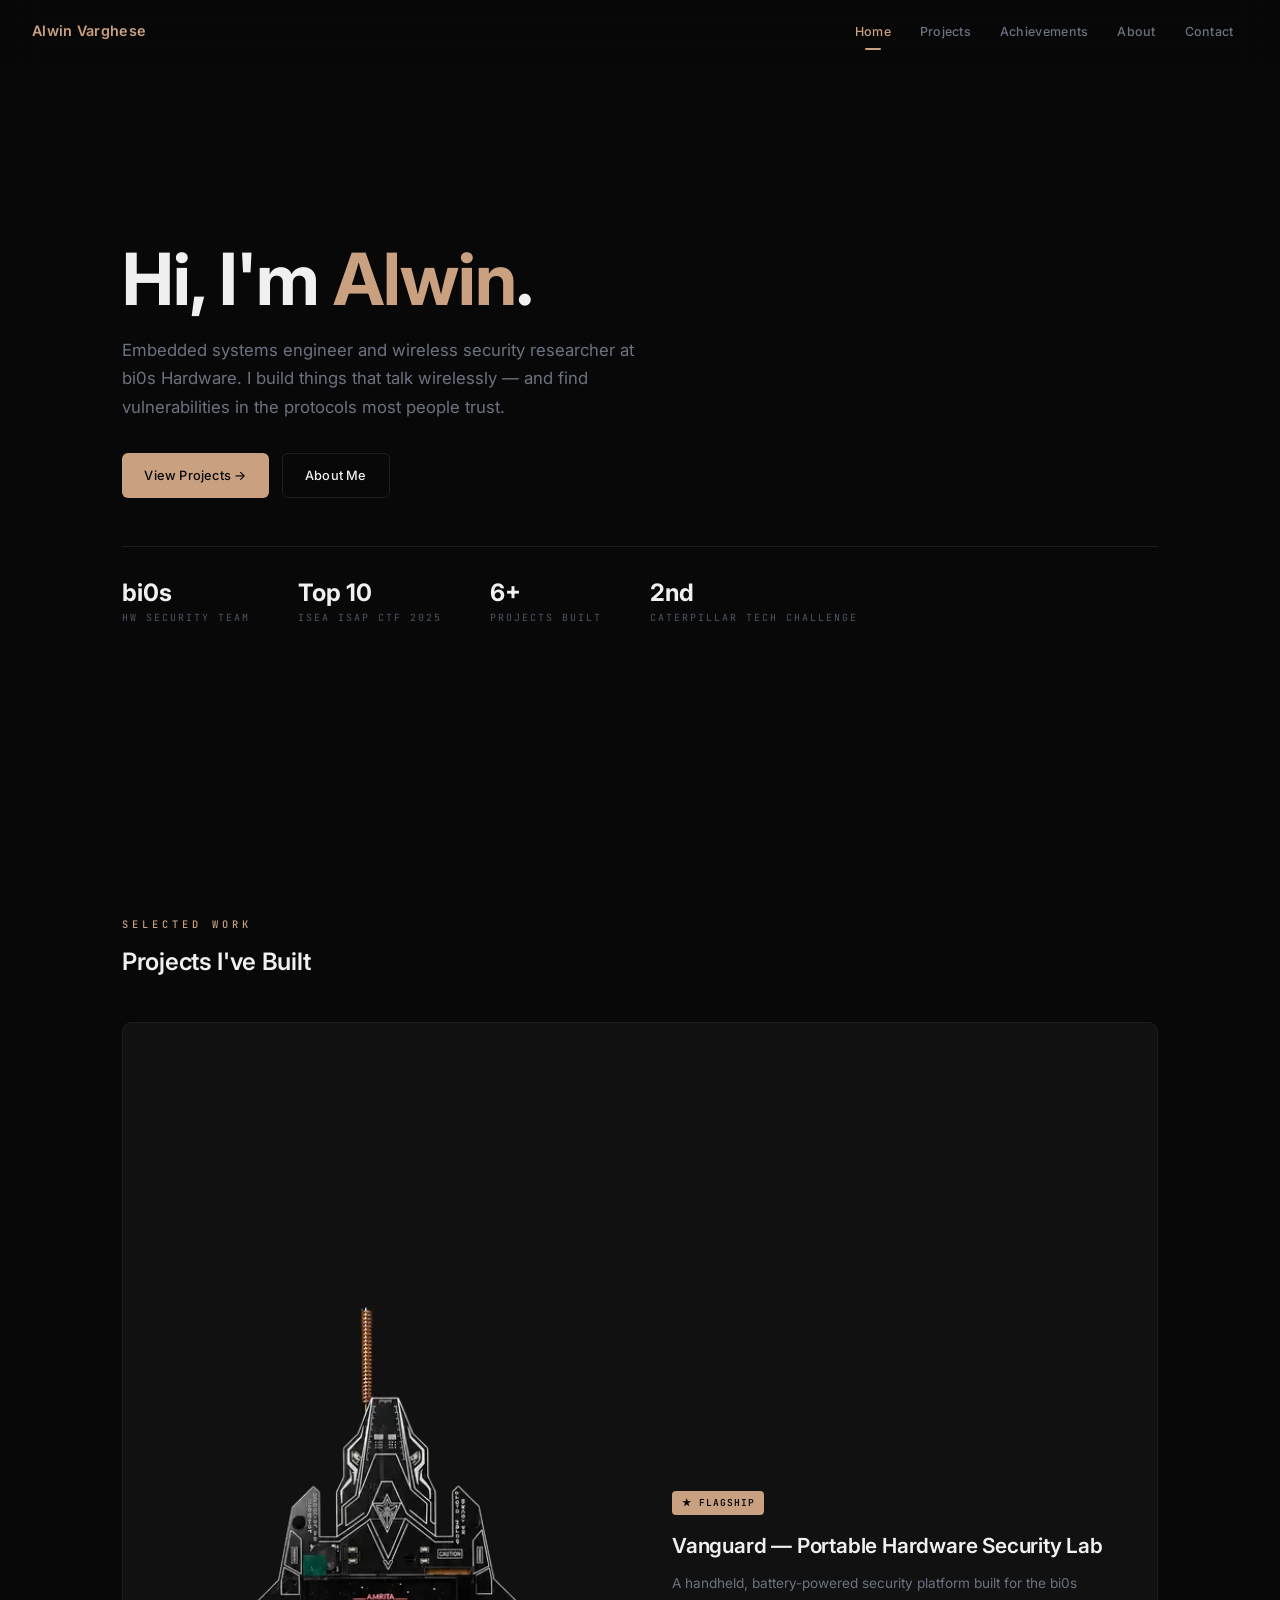
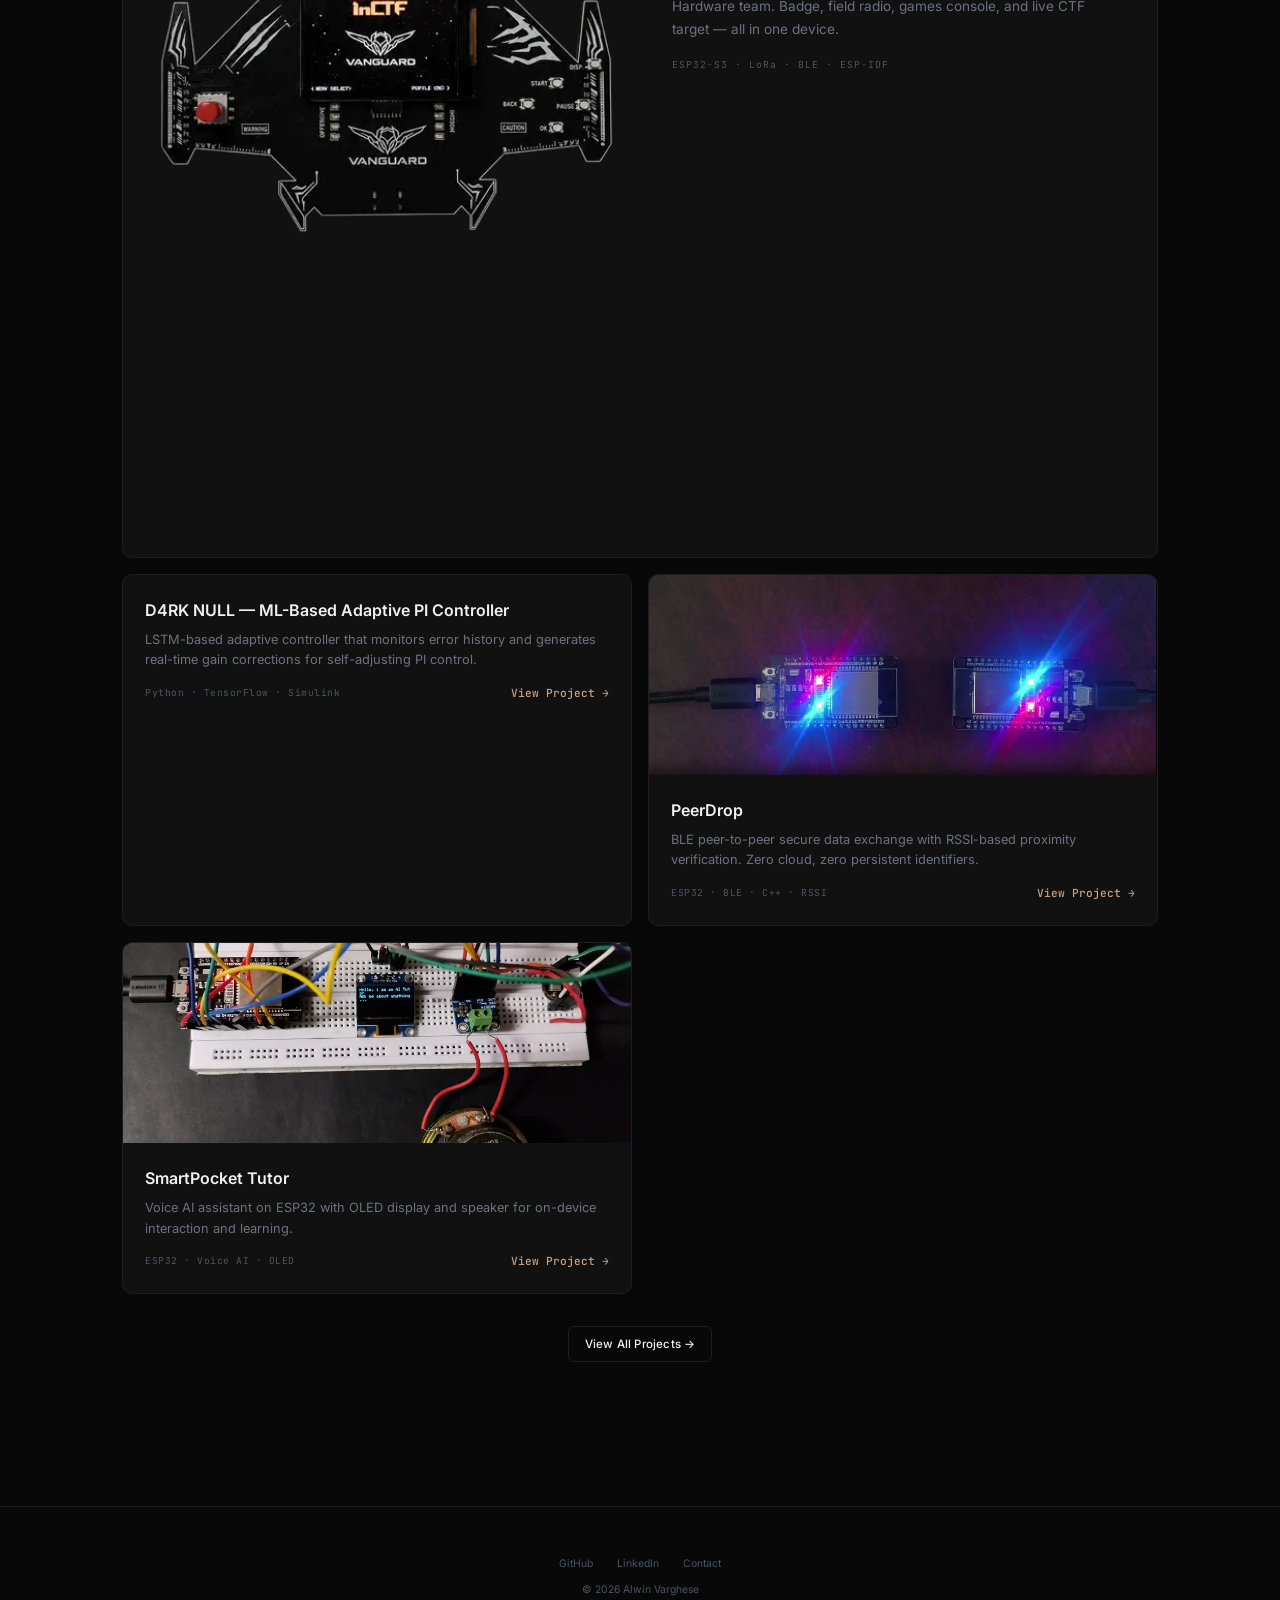
<file: index.html>
<!DOCTYPE html>
<html lang="en">
<head>
<meta charset="UTF-8">
<meta name="viewport" content="width=device-width, initial-scale=1.0">
<title>Alwin Varghese — Portfolio</title>
<link rel="preconnect" href="https://fonts.googleapis.com">
<link href="https://fonts.googleapis.com/css2?family=Inter:wght@400;500;600;700;800&family=JetBrains+Mono:wght@400;500&display=swap" rel="stylesheet">
<link rel="stylesheet" href="css/style.css">
</head>
<body>

<!-- NAV -->
<nav id="navbar">
  <a href="index.html" class="logo">Alwin Varghese</a>
  <ul class="nav-links" id="navLinks">
    <li><a href="index.html" class="active">Home</a></li>
    <li><a href="projects.html">Projects</a></li>
    <li><a href="achievements.html">Achievements</a></li>
    <li><a href="about.html">About</a></li>
    <li><a href="contact.html">Contact</a></li>
  </ul>
  <button class="nav-toggle" id="navToggle" aria-label="Menu">
    <span></span><span></span><span></span>
  </button>
</nav>

<!-- HERO -->
<section class="hero" id="top">
  <div class="hero-content">
    <h1 class="animate-in">Hi, I'm <span class="accent">Alwin</span>.</h1>
    <p class="tagline animate-in d1">Embedded systems engineer and wireless security researcher at bi0s Hardware. I build things that talk wirelessly — and find vulnerabilities in the protocols most people trust.</p>
    <div class="hero-buttons animate-in d2">
      <a href="projects.html" class="btn btn-primary">View Projects →</a>
      <a href="about.html" class="btn btn-ghost">About Me</a>
    </div>
    <div class="hero-stats animate-in d3">
      <div class="stat-item"><span class="stat-val">bi0s</span><span class="stat-label">HW Security Team</span></div>
      <div class="stat-item"><span class="stat-val">Top 10</span><span class="stat-label">ISEA ISAP CTF 2025</span></div>
      <div class="stat-item"><span class="stat-val">6+</span><span class="stat-label">Projects Built</span></div>
      <div class="stat-item"><span class="stat-val">2nd</span><span class="stat-label">Caterpillar Tech Challenge</span></div>
    </div>
  </div>
</section>

<!-- SELECTED WORK -->
<section class="section">
  <div class="container">
    <div class="section-header">
      <div class="section-label">Selected Work</div>
      <h2 class="section-title">Projects I've Built</h2>
    </div>

    <div class="project-grid">
      <!-- Vanguard Featured -->
      <a href="projects/vanguard.html" class="featured-card" style="text-decoration:none;color:inherit">
        <div class="featured-img">
          <img src="img/vanguard_pcb_front.webp" alt="Vanguard PCB front">
        </div>
        <div class="featured-body">
          <span class="badge">★ Flagship</span>
          <h3>Vanguard — Portable Hardware Security Lab</h3>
          <p>A handheld, battery-powered security platform built for the bi0s Hardware team. Badge, field radio, games console, and live CTF target — all in one device.</p>
          <div class="featured-tech">ESP32-S3 · LoRa · BLE · ESP-IDF</div>
        </div>
      </a>

      <!-- D4RK NULL -->
      <a href="projects/d4rk-null.html" class="card project-card" style="text-decoration:none;color:inherit">
        <div class="card-body">
          <h3>D4RK NULL — ML-Based Adaptive PI Controller</h3>
          <p>LSTM-based adaptive controller that monitors error history and generates real-time gain corrections for self-adjusting PI control.</p>
          <div class="card-footer">
            <span class="card-tech">Python · TensorFlow · Simulink</span>
            <span class="card-link">View Project →</span>
          </div>
        </div>
      </a>

      <!-- PeerDrop -->
      <a href="projects.html" class="card project-card" style="text-decoration:none;color:inherit">
        <img class="card-img" src="img/peerdrop.webp" alt="PeerDrop">
        <div class="card-body">
          <h3>PeerDrop</h3>
          <p>BLE peer-to-peer secure data exchange with RSSI-based proximity verification. Zero cloud, zero persistent identifiers.</p>
          <div class="card-footer">
            <span class="card-tech">ESP32 · BLE · C++ · RSSI</span>
            <span class="card-link">View Project →</span>
          </div>
        </div>
      </a>

      <!-- SmartPocket -->
      <a href="projects.html" class="card project-card" style="text-decoration:none;color:inherit">
        <img class="card-img" src="img/smartpocket.webp" alt="SmartPocket Tutor">
        <div class="card-body">
          <h3>SmartPocket Tutor</h3>
          <p>Voice AI assistant on ESP32 with OLED display and speaker for on-device interaction and learning.</p>
          <div class="card-footer">
            <span class="card-tech">ESP32 · Voice AI · OLED</span>
            <span class="card-link">View Project →</span>
          </div>
        </div>
      </a>
    </div>

    <div style="margin-top:2rem;text-align:center">
      <a href="projects.html" class="btn btn-ghost btn-sm">View All Projects →</a>
    </div>
  </div>
</section>

<!-- FOOTER -->
<footer>
  <div class="footer-links">
    <a href="https://github.com/Alwin111" target="_blank" rel="noopener">GitHub</a>
    <a href="https://linkedin.com/in/alwin-varghese-58a45a330" target="_blank" rel="noopener">LinkedIn</a>
    <a href="contact.html">Contact</a>
  </div>
  <p>© 2026 Alwin Varghese</p>
</footer>

<script>
// Nav scroll effect
const nav = document.getElementById('navbar');
window.addEventListener('scroll', () => {
  nav.classList.toggle('scrolled', window.scrollY > 10);
});

// Mobile nav toggle
const toggle = document.getElementById('navToggle');
const links = document.getElementById('navLinks');
toggle.addEventListener('click', () => links.classList.toggle('open'));

// Scroll reveal
const observer = new IntersectionObserver((entries) => {
  entries.forEach(e => { if (e.isIntersecting) { e.target.classList.add('visible'); } });
}, { threshold: 0.1 });
document.querySelectorAll('.fade-in').forEach(el => observer.observe(el));
</script>
</body>
</html>
</file>
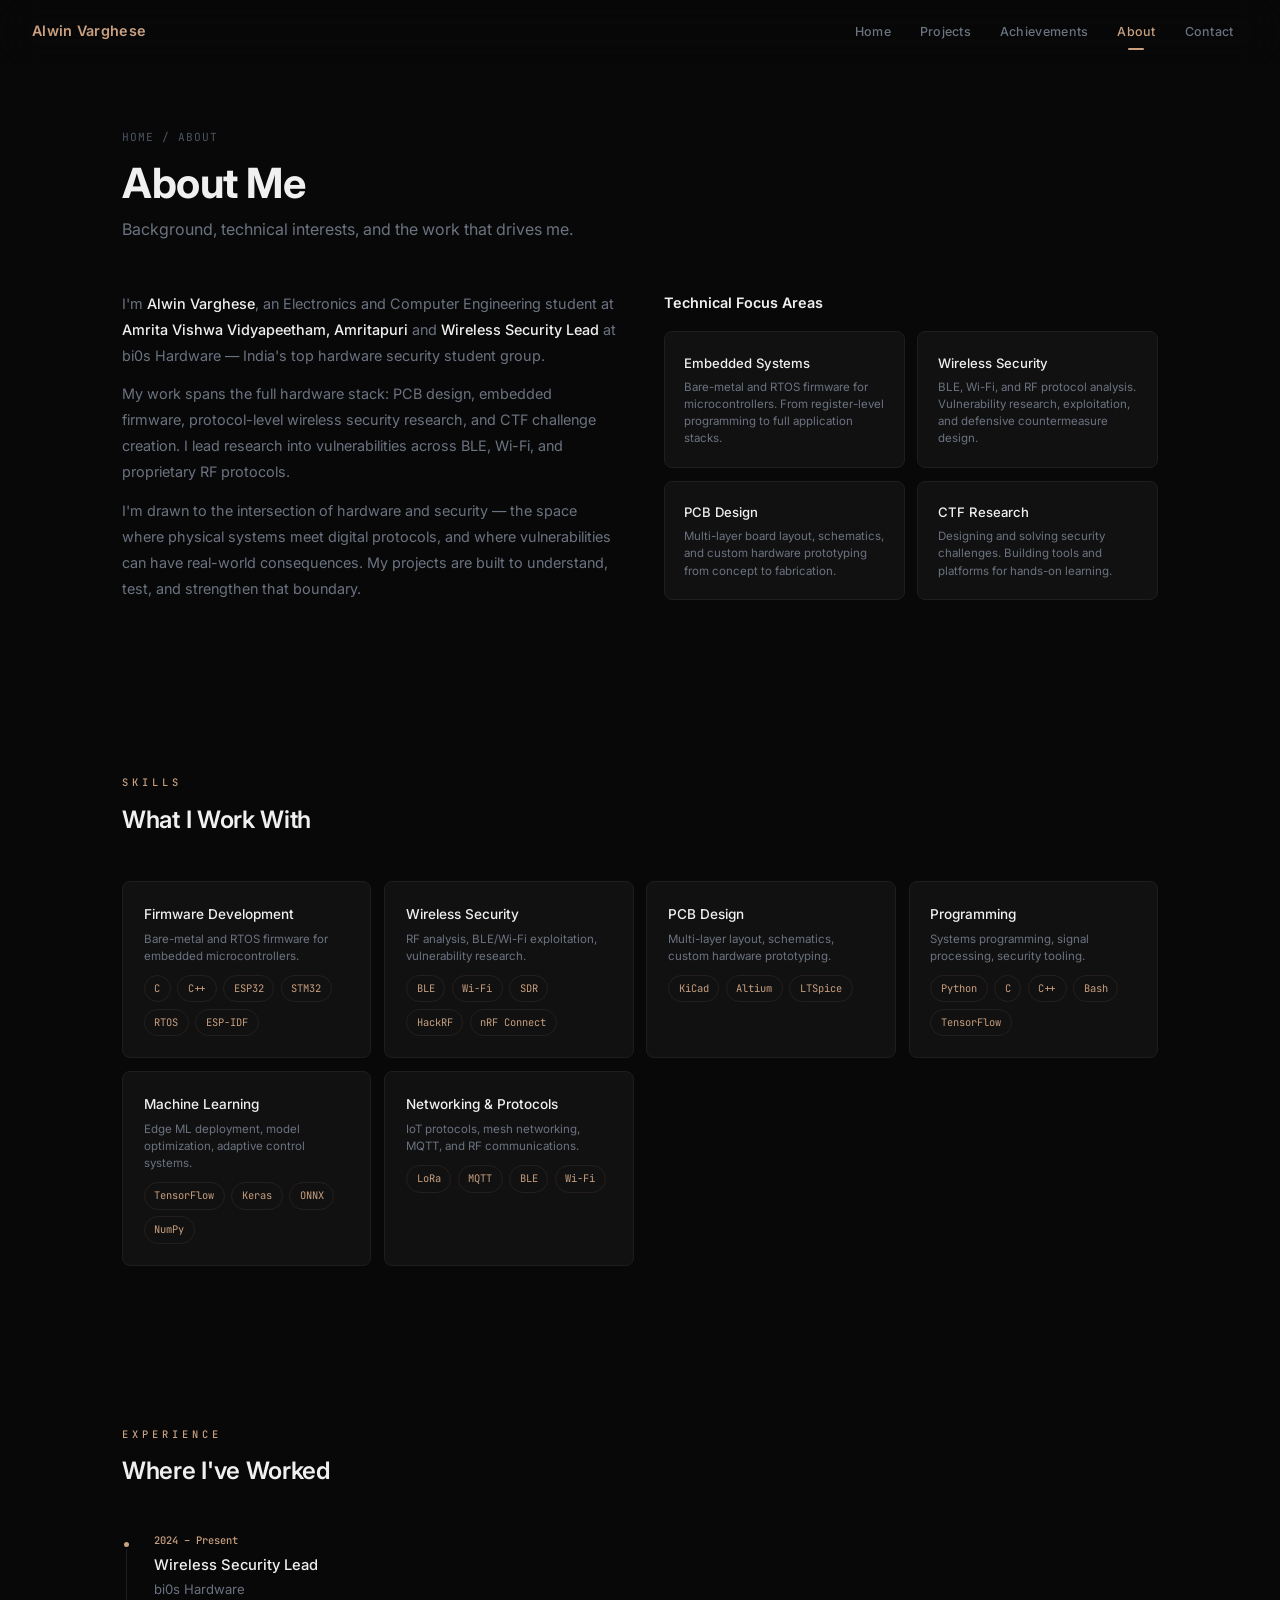
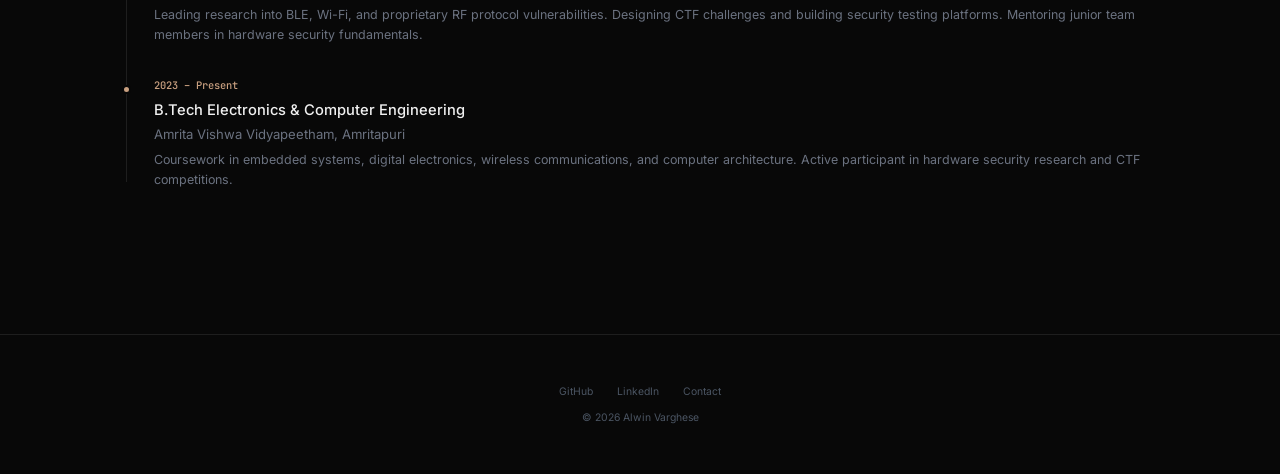
<file: about.html>
<!DOCTYPE html>
<html lang="en">
<head>
<meta charset="UTF-8">
<meta name="viewport" content="width=device-width, initial-scale=1.0">
<title>About — Alwin Varghese</title>
<link rel="preconnect" href="https://fonts.googleapis.com">
<link href="https://fonts.googleapis.com/css2?family=Inter:wght@400;500;600;700;800&family=JetBrains+Mono:wght@400;500&display=swap" rel="stylesheet">
<link rel="stylesheet" href="css/style.css">
</head>
<body>

<!-- NAV -->
<nav id="navbar">
  <a href="index.html" class="logo">Alwin Varghese</a>
  <ul class="nav-links" id="navLinks">
    <li><a href="index.html">Home</a></li>
    <li><a href="projects.html">Projects</a></li>
    <li><a href="achievements.html">Achievements</a></li>
    <li><a href="about.html" class="active">About</a></li>
    <li><a href="contact.html">Contact</a></li>
  </ul>
  <button class="nav-toggle" id="navToggle" aria-label="Menu">
    <span></span><span></span><span></span>
  </button>
</nav>

<!-- HEADER -->
<div class="page-header">
  <div class="breadcrumb"><a href="index.html">Home</a> / About</div>
  <h1>About Me</h1>
  <p class="subtitle">Background, technical interests, and the work that drives me.</p>
</div>

<!-- BACKGROUND -->
<section class="section" style="padding-top:0">
  <div class="container">
    <div class="about-intro">
      <div class="about-text">
        <p>I'm <strong>Alwin Varghese</strong>, an Electronics and Computer Engineering student at <strong>Amrita Vishwa Vidyapeetham, Amritapuri</strong> and <strong>Wireless Security Lead</strong> at bi0s Hardware — India's top hardware security student group.</p>
        <p>My work spans the full hardware stack: PCB design, embedded firmware, protocol-level wireless security research, and CTF challenge creation. I lead research into vulnerabilities across BLE, Wi-Fi, and proprietary RF protocols.</p>
        <p>I'm drawn to the intersection of hardware and security — the space where physical systems meet digital protocols, and where vulnerabilities can have real-world consequences. My projects are built to understand, test, and strengthen that boundary.</p>
      </div>
      <div>
        <h3 style="font-size:.9rem;color:var(--text-bright);font-weight:600;margin-bottom:1rem">Technical Focus Areas</h3>
        <div class="interest-cards">
          <div class="interest-card">
            <h4>Embedded Systems</h4>
            <p>Bare-metal and RTOS firmware for microcontrollers. From register-level programming to full application stacks.</p>
          </div>
          <div class="interest-card">
            <h4>Wireless Security</h4>
            <p>BLE, Wi-Fi, and RF protocol analysis. Vulnerability research, exploitation, and defensive countermeasure design.</p>
          </div>
          <div class="interest-card">
            <h4>PCB Design</h4>
            <p>Multi-layer board layout, schematics, and custom hardware prototyping from concept to fabrication.</p>
          </div>
          <div class="interest-card">
            <h4>CTF Research</h4>
            <p>Designing and solving security challenges. Building tools and platforms for hands-on learning.</p>
          </div>
        </div>
      </div>
    </div>
  </div>
</section>

<!-- SKILLS -->
<section class="section">
  <div class="container">
    <div class="section-header">
      <div class="section-label">Skills</div>
      <h2 class="section-title">What I Work With</h2>
    </div>

    <div class="skills-grid">
      <div class="skill-card">
        <h3>Firmware Development</h3>
        <p>Bare-metal and RTOS firmware for embedded microcontrollers.</p>
        <div class="tags">
          <span class="tag tag-accent">C</span>
          <span class="tag tag-accent">C++</span>
          <span class="tag tag-accent">ESP32</span>
          <span class="tag tag-accent">STM32</span>
          <span class="tag tag-accent">RTOS</span>
          <span class="tag tag-accent">ESP-IDF</span>
        </div>
      </div>
      <div class="skill-card">
        <h3>Wireless Security</h3>
        <p>RF analysis, BLE/Wi-Fi exploitation, vulnerability research.</p>
        <div class="tags">
          <span class="tag tag-accent">BLE</span>
          <span class="tag tag-accent">Wi-Fi</span>
          <span class="tag tag-accent">SDR</span>
          <span class="tag tag-accent">HackRF</span>
          <span class="tag tag-accent">nRF Connect</span>
        </div>
      </div>
      <div class="skill-card">
        <h3>PCB Design</h3>
        <p>Multi-layer layout, schematics, custom hardware prototyping.</p>
        <div class="tags">
          <span class="tag tag-accent">KiCad</span>
          <span class="tag tag-accent">Altium</span>
          <span class="tag tag-accent">LTSpice</span>
        </div>
      </div>
      <div class="skill-card">
        <h3>Programming</h3>
        <p>Systems programming, signal processing, security tooling.</p>
        <div class="tags">
          <span class="tag tag-accent">Python</span>
          <span class="tag tag-accent">C</span>
          <span class="tag tag-accent">C++</span>
          <span class="tag tag-accent">Bash</span>
          <span class="tag tag-accent">TensorFlow</span>
        </div>
      </div>
      <div class="skill-card">
        <h3>Machine Learning</h3>
        <p>Edge ML deployment, model optimization, adaptive control systems.</p>
        <div class="tags">
          <span class="tag tag-accent">TensorFlow</span>
          <span class="tag tag-accent">Keras</span>
          <span class="tag tag-accent">ONNX</span>
          <span class="tag tag-accent">NumPy</span>
        </div>
      </div>
      <div class="skill-card">
        <h3>Networking & Protocols</h3>
        <p>IoT protocols, mesh networking, MQTT, and RF communications.</p>
        <div class="tags">
          <span class="tag tag-accent">LoRa</span>
          <span class="tag tag-accent">MQTT</span>
          <span class="tag tag-accent">BLE</span>
          <span class="tag tag-accent">Wi-Fi</span>
        </div>
      </div>
    </div>
  </div>
</section>

<!-- EXPERIENCE -->
<section class="section">
  <div class="container">
    <div class="section-header">
      <div class="section-label">Experience</div>
      <h2 class="section-title">Where I've Worked</h2>
    </div>

    <div class="timeline">
      <div class="tl-item">
        <div class="tl-date">2024 – Present</div>
        <div class="tl-title">Wireless Security Lead</div>
        <div class="tl-org">bi0s Hardware</div>
        <div class="tl-desc">Leading research into BLE, Wi-Fi, and proprietary RF protocol vulnerabilities. Designing CTF challenges and building security testing platforms. Mentoring junior team members in hardware security fundamentals.</div>
      </div>
      <div class="tl-item">
        <div class="tl-date">2023 – Present</div>
        <div class="tl-title">B.Tech Electronics & Computer Engineering</div>
        <div class="tl-org">Amrita Vishwa Vidyapeetham, Amritapuri</div>
        <div class="tl-desc">Coursework in embedded systems, digital electronics, wireless communications, and computer architecture. Active participant in hardware security research and CTF competitions.</div>
      </div>
    </div>
  </div>
</section>

<!-- FOOTER -->
<footer>
  <div class="footer-links">
    <a href="https://github.com/Alwin111" target="_blank" rel="noopener">GitHub</a>
    <a href="https://linkedin.com/in/alwin-varghese-58a45a330" target="_blank" rel="noopener">LinkedIn</a>
    <a href="contact.html">Contact</a>
  </div>
  <p>© 2026 Alwin Varghese</p>
</footer>

<script>
const nav = document.getElementById('navbar');
window.addEventListener('scroll', () => nav.classList.toggle('scrolled', window.scrollY > 10));
document.getElementById('navToggle').addEventListener('click', () => document.getElementById('navLinks').classList.toggle('open'));
const observer = new IntersectionObserver(entries => {
  entries.forEach(e => { if (e.isIntersecting) e.target.classList.add('visible'); });
}, { threshold: 0.1 });
document.querySelectorAll('.fade-in').forEach(el => observer.observe(el));
</script>
</body>
</html>
</file>
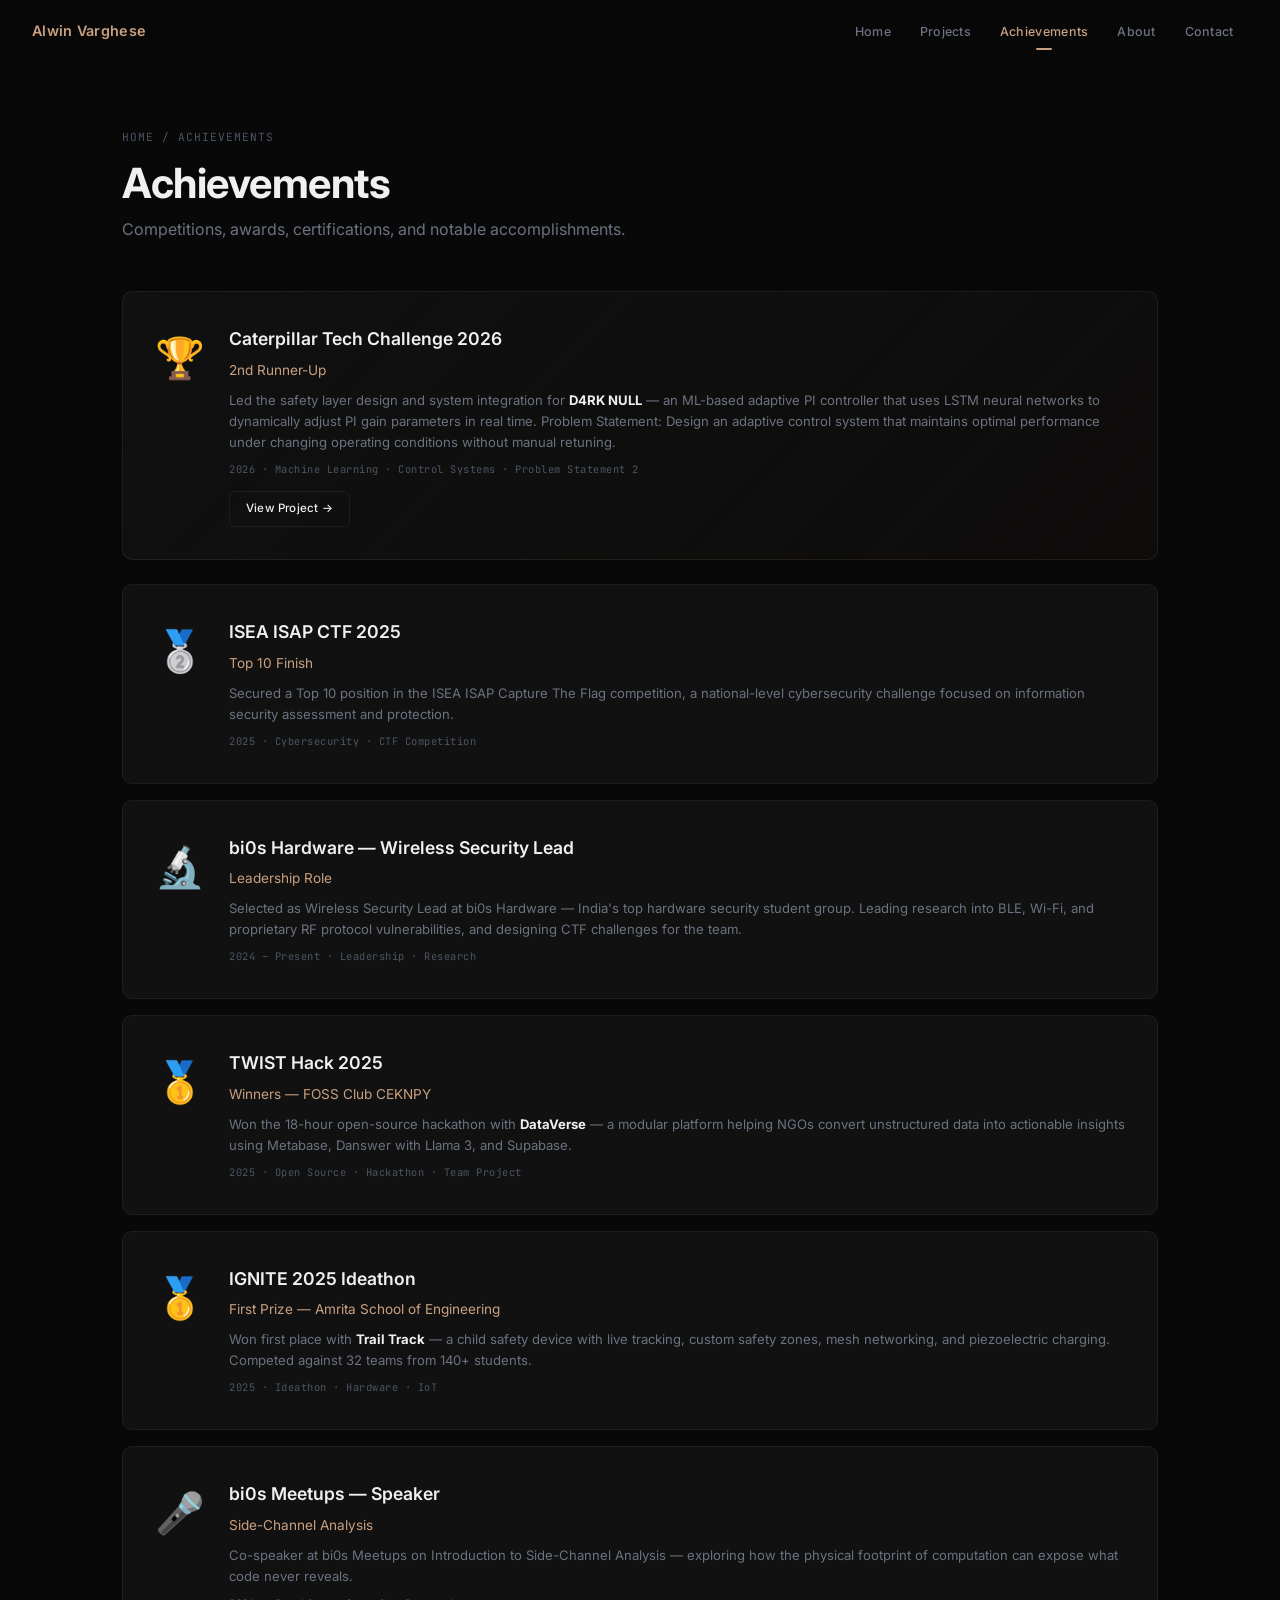
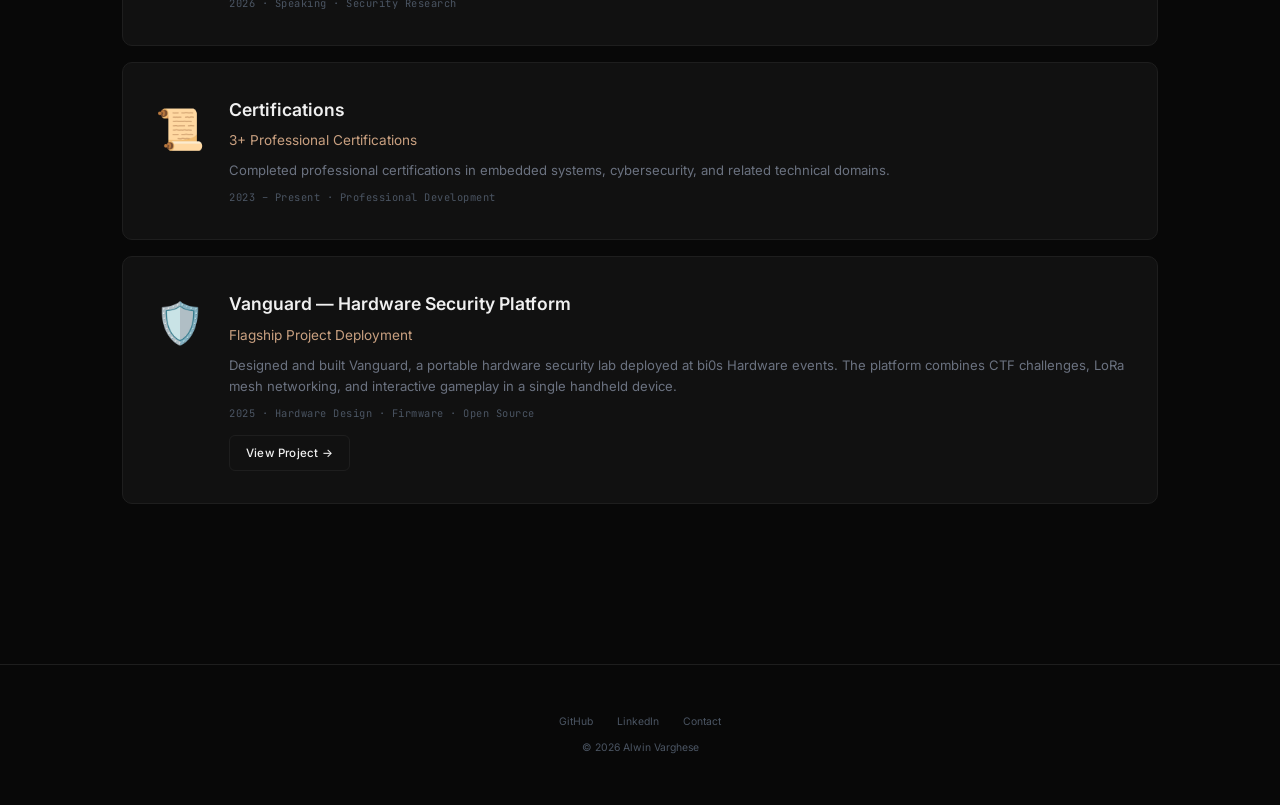
<file: achievements.html>
<!DOCTYPE html>
<html lang="en">
<head>
<meta charset="UTF-8">
<meta name="viewport" content="width=device-width, initial-scale=1.0">
<title>Achievements — Alwin Varghese</title>
<link rel="preconnect" href="https://fonts.googleapis.com">
<link href="https://fonts.googleapis.com/css2?family=Inter:wght@400;500;600;700;800&family=JetBrains+Mono:wght@400;500&display=swap" rel="stylesheet">
<link rel="stylesheet" href="css/style.css">
</head>
<body>

<!-- NAV -->
<nav id="navbar">
  <a href="index.html" class="logo">Alwin Varghese</a>
  <ul class="nav-links" id="navLinks">
    <li><a href="index.html">Home</a></li>
    <li><a href="projects.html">Projects</a></li>
    <li><a href="achievements.html" class="active">Achievements</a></li>
    <li><a href="about.html">About</a></li>
    <li><a href="contact.html">Contact</a></li>
  </ul>
  <button class="nav-toggle" id="navToggle" aria-label="Menu">
    <span></span><span></span><span></span>
  </button>
</nav>

<!-- HEADER -->
<div class="page-header">
  <div class="breadcrumb"><a href="index.html">Home</a> / Achievements</div>
  <h1>Achievements</h1>
  <p class="subtitle">Competitions, awards, certifications, and notable accomplishments.</p>
</div>

<!-- ACHIEVEMENTS -->
<section class="section" style="padding-top:0">
  <div class="container">

    <!-- Featured: Caterpillar Tech Challenge -->
    <div class="achievement-card featured-achievement" style="margin-bottom:1.5rem">
      <div class="achievement-icon">🏆</div>
      <div class="achievement-body">
        <h3>Caterpillar Tech Challenge 2026</h3>
        <div class="achievement-subtitle">2nd Runner-Up</div>
        <p>Led the safety layer design and system integration for <strong style="color:var(--text-bright)">D4RK NULL</strong> — an ML-based adaptive PI controller that uses LSTM neural networks to dynamically adjust PI gain parameters in real time. Problem Statement: Design an adaptive control system that maintains optimal performance under changing operating conditions without manual retuning.</p>
        <div class="achievement-date">2026 · Machine Learning · Control Systems · Problem Statement 2</div>
        <div style="margin-top:.8rem">
          <a href="projects/d4rk-null.html" class="btn btn-ghost btn-sm">View Project →</a>
        </div>
      </div>
    </div>

    <!-- ISEA ISAP CTF -->
    <div class="achievement-card" style="margin-bottom:1rem">
      <div class="achievement-icon">🥈</div>
      <div class="achievement-body">
        <h3>ISEA ISAP CTF 2025</h3>
        <div class="achievement-subtitle">Top 10 Finish</div>
        <p>Secured a Top 10 position in the ISEA ISAP Capture The Flag competition, a national-level cybersecurity challenge focused on information security assessment and protection.</p>
        <div class="achievement-date">2025 · Cybersecurity · CTF Competition</div>
      </div>
    </div>

    <!-- bi0s Hardware -->
    <div class="achievement-card" style="margin-bottom:1rem">
      <div class="achievement-icon">🔬</div>
      <div class="achievement-body">
        <h3>bi0s Hardware — Wireless Security Lead</h3>
        <div class="achievement-subtitle">Leadership Role</div>
        <p>Selected as Wireless Security Lead at bi0s Hardware — India's top hardware security student group. Leading research into BLE, Wi-Fi, and proprietary RF protocol vulnerabilities, and designing CTF challenges for the team.</p>
        <div class="achievement-date">2024 – Present · Leadership · Research</div>
      </div>
    </div>

    <!-- TWIST Hack 2025 -->
    <div class="achievement-card" style="margin-bottom:1rem">
      <div class="achievement-icon">🥇</div>
      <div class="achievement-body">
        <h3>TWIST Hack 2025</h3>
        <div class="achievement-subtitle">Winners — FOSS Club CEKNPY</div>
        <p>Won the 18-hour open-source hackathon with <strong style="color:var(--text-bright)">DataVerse</strong> — a modular platform helping NGOs convert unstructured data into actionable insights using Metabase, Danswer with Llama 3, and Supabase.</p>
        <div class="achievement-date">2025 · Open Source · Hackathon · Team Project</div>
      </div>
    </div>

    <!-- IGNITE 2025 -->
    <div class="achievement-card" style="margin-bottom:1rem">
      <div class="achievement-icon">🥇</div>
      <div class="achievement-body">
        <h3>IGNITE 2025 Ideathon</h3>
        <div class="achievement-subtitle">First Prize — Amrita School of Engineering</div>
        <p>Won first place with <strong style="color:var(--text-bright)">Trail Track</strong> — a child safety device with live tracking, custom safety zones, mesh networking, and piezoelectric charging. Competed against 32 teams from 140+ students.</p>
        <div class="achievement-date">2025 · Ideathon · Hardware · IoT</div>
      </div>
    </div>

    <!-- bi0s Speaker -->
    <div class="achievement-card" style="margin-bottom:1rem">
      <div class="achievement-icon">🎤</div>
      <div class="achievement-body">
        <h3>bi0s Meetups — Speaker</h3>
        <div class="achievement-subtitle">Side-Channel Analysis</div>
        <p>Co-speaker at bi0s Meetups on Introduction to Side-Channel Analysis — exploring how the physical footprint of computation can expose what code never reveals.</p>
        <div class="achievement-date">2026 · Speaking · Security Research</div>
      </div>
    </div>

    <!-- Certifications -->
    <div class="achievement-card" style="margin-bottom:1rem">
      <div class="achievement-icon">📜</div>
      <div class="achievement-body">
        <h3>Certifications</h3>
        <div class="achievement-subtitle">3+ Professional Certifications</div>
        <p>Completed professional certifications in embedded systems, cybersecurity, and related technical domains.</p>
        <div class="achievement-date">2023 – Present · Professional Development</div>
      </div>
    </div>

    <!-- Vanguard Deployment -->
    <div class="achievement-card" style="margin-bottom:1rem">
      <div class="achievement-icon">🛡️</div>
      <div class="achievement-body">
        <h3>Vanguard — Hardware Security Platform</h3>
        <div class="achievement-subtitle">Flagship Project Deployment</div>
        <p>Designed and built Vanguard, a portable hardware security lab deployed at bi0s Hardware events. The platform combines CTF challenges, LoRa mesh networking, and interactive gameplay in a single handheld device.</p>
        <div class="achievement-date">2025 · Hardware Design · Firmware · Open Source</div>
        <div style="margin-top:.8rem">
          <a href="projects/vanguard.html" class="btn btn-ghost btn-sm">View Project →</a>
        </div>
      </div>
    </div>

  </div>
</section>

<!-- FOOTER -->
<footer>
  <div class="footer-links">
    <a href="https://github.com/Alwin111" target="_blank" rel="noopener">GitHub</a>
    <a href="https://linkedin.com/in/alwin-varghese-58a45a330" target="_blank" rel="noopener">LinkedIn</a>
    <a href="contact.html">Contact</a>
  </div>
  <p>© 2026 Alwin Varghese</p>
</footer>

<script>
const nav = document.getElementById('navbar');
window.addEventListener('scroll', () => nav.classList.toggle('scrolled', window.scrollY > 10));
document.getElementById('navToggle').addEventListener('click', () => document.getElementById('navLinks').classList.toggle('open'));
const observer = new IntersectionObserver(entries => {
  entries.forEach(e => { if (e.isIntersecting) e.target.classList.add('visible'); });
}, { threshold: 0.1 });
document.querySelectorAll('.fade-in').forEach(el => observer.observe(el));
</script>
</body>
</html>
</file>
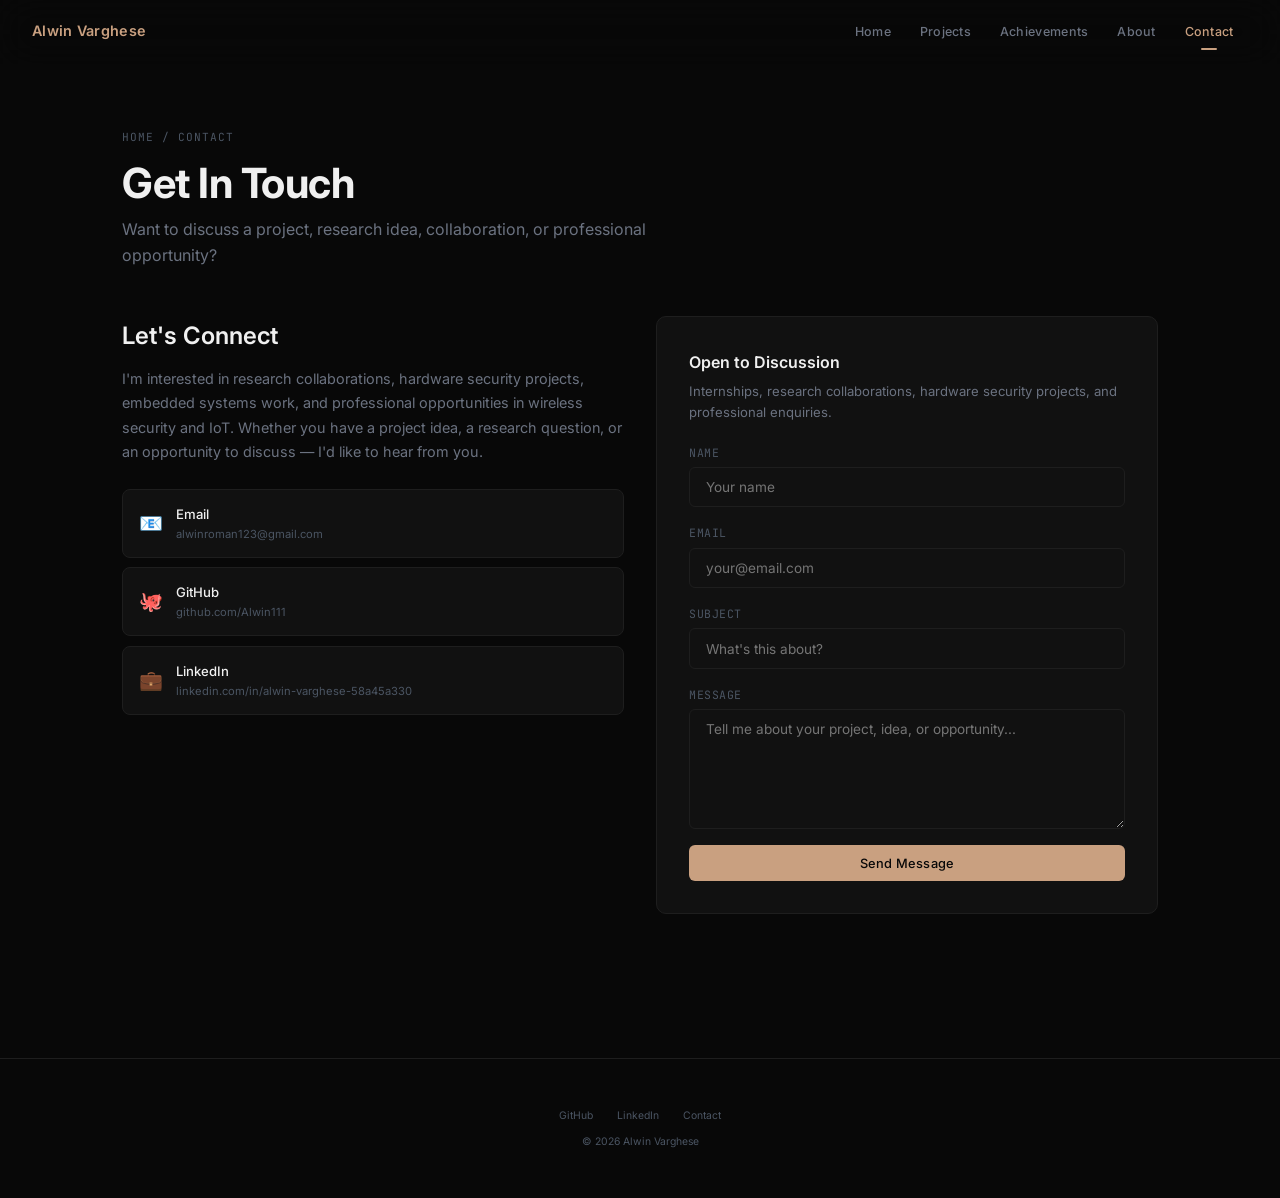
<file: contact.html>
<!DOCTYPE html>
<html lang="en">
<head>
<meta charset="UTF-8">
<meta name="viewport" content="width=device-width, initial-scale=1.0">
<title>Contact — Alwin Varghese</title>
<link rel="preconnect" href="https://fonts.googleapis.com">
<link href="https://fonts.googleapis.com/css2?family=Inter:wght@400;500;600;700;800&family=JetBrains+Mono:wght@400;500&display=swap" rel="stylesheet">
<link rel="stylesheet" href="css/style.css">
</head>
<body>

<!-- NAV -->
<nav id="navbar">
  <a href="index.html" class="logo">Alwin Varghese</a>
  <ul class="nav-links" id="navLinks">
    <li><a href="index.html">Home</a></li>
    <li><a href="projects.html">Projects</a></li>
    <li><a href="achievements.html">Achievements</a></li>
    <li><a href="about.html">About</a></li>
    <li><a href="contact.html" class="active">Contact</a></li>
  </ul>
  <button class="nav-toggle" id="navToggle" aria-label="Menu">
    <span></span><span></span><span></span>
  </button>
</nav>

<!-- HEADER -->
<div class="page-header">
  <div class="breadcrumb"><a href="index.html">Home</a> / Contact</div>
  <h1>Get In Touch</h1>
  <p class="subtitle">Want to discuss a project, research idea, collaboration, or professional opportunity?</p>
</div>

<!-- CONTACT -->
<section class="section" style="padding-top:0">
  <div class="container">
    <div class="contact-grid">
      <div class="contact-info">
        <h2>Let's Connect</h2>
        <p>I'm interested in research collaborations, hardware security projects, embedded systems work, and professional opportunities in wireless security and IoT. Whether you have a project idea, a research question, or an opportunity to discuss — I'd like to hear from you.</p>

        <div class="contact-links">
          <a href="mailto:alwinroman123@gmail.com" class="contact-link">
            <span class="link-icon">📧</span>
            <div>
              <div class="link-text">Email</div>
              <div class="link-detail">alwinroman123@gmail.com</div>
            </div>
          </a>
          <a href="https://github.com/Alwin111" target="_blank" rel="noopener" class="contact-link">
            <span class="link-icon">🐙</span>
            <div>
              <div class="link-text">GitHub</div>
              <div class="link-detail">github.com/Alwin111</div>
            </div>
          </a>
          <a href="https://linkedin.com/in/alwin-varghese-58a45a330" target="_blank" rel="noopener" class="contact-link">
            <span class="link-icon">💼</span>
            <div>
              <div class="link-text">LinkedIn</div>
              <div class="link-detail">linkedin.com/in/alwin-varghese-58a45a330</div>
            </div>
          </a>
        </div>
      </div>

      <div>
        <div style="background:var(--surface);border:1px solid var(--border);border-radius:10px;padding:2rem">
          <h3 style="font-size:1rem;color:var(--text-bright);font-weight:600;margin-bottom:.3rem">Open to Discussion</h3>
          <p style="font-size:.82rem;color:var(--text);margin-bottom:1.2rem;line-height:1.6">Internships, research collaborations, hardware security projects, and professional enquiries.</p>

          <div class="contact-form">
            <div class="form-group">
              <label>Name</label>
              <input type="text" placeholder="Your name">
            </div>
            <div class="form-group">
              <label>Email</label>
              <input type="email" placeholder="your@email.com">
            </div>
            <div class="form-group">
              <label>Subject</label>
              <input type="text" placeholder="What's this about?">
            </div>
            <div class="form-group">
              <label>Message</label>
              <textarea placeholder="Tell me about your project, idea, or opportunity..."></textarea>
            </div>
            <button type="submit" class="btn btn-primary" style="width:100%;justify-content:center">Send Message</button>
          </div>
        </div>
      </div>
    </div>
  </div>
</section>

<!-- FOOTER -->
<footer>
  <div class="footer-links">
    <a href="https://github.com/Alwin111" target="_blank" rel="noopener">GitHub</a>
    <a href="https://linkedin.com/in/alwin-varghese-58a45a330" target="_blank" rel="noopener">LinkedIn</a>
    <a href="contact.html">Contact</a>
  </div>
  <p>© 2026 Alwin Varghese</p>
</footer>

<script>
const nav = document.getElementById('navbar');
window.addEventListener('scroll', () => nav.classList.toggle('scrolled', window.scrollY > 10));
document.getElementById('navToggle').addEventListener('click', () => document.getElementById('navLinks').classList.toggle('open'));
const observer = new IntersectionObserver(entries => {
  entries.forEach(e => { if (e.isIntersecting) e.target.classList.add('visible'); });
}, { threshold: 0.1 });
document.querySelectorAll('.fade-in').forEach(el => observer.observe(el));
</script>
</body>
</html>
</file>
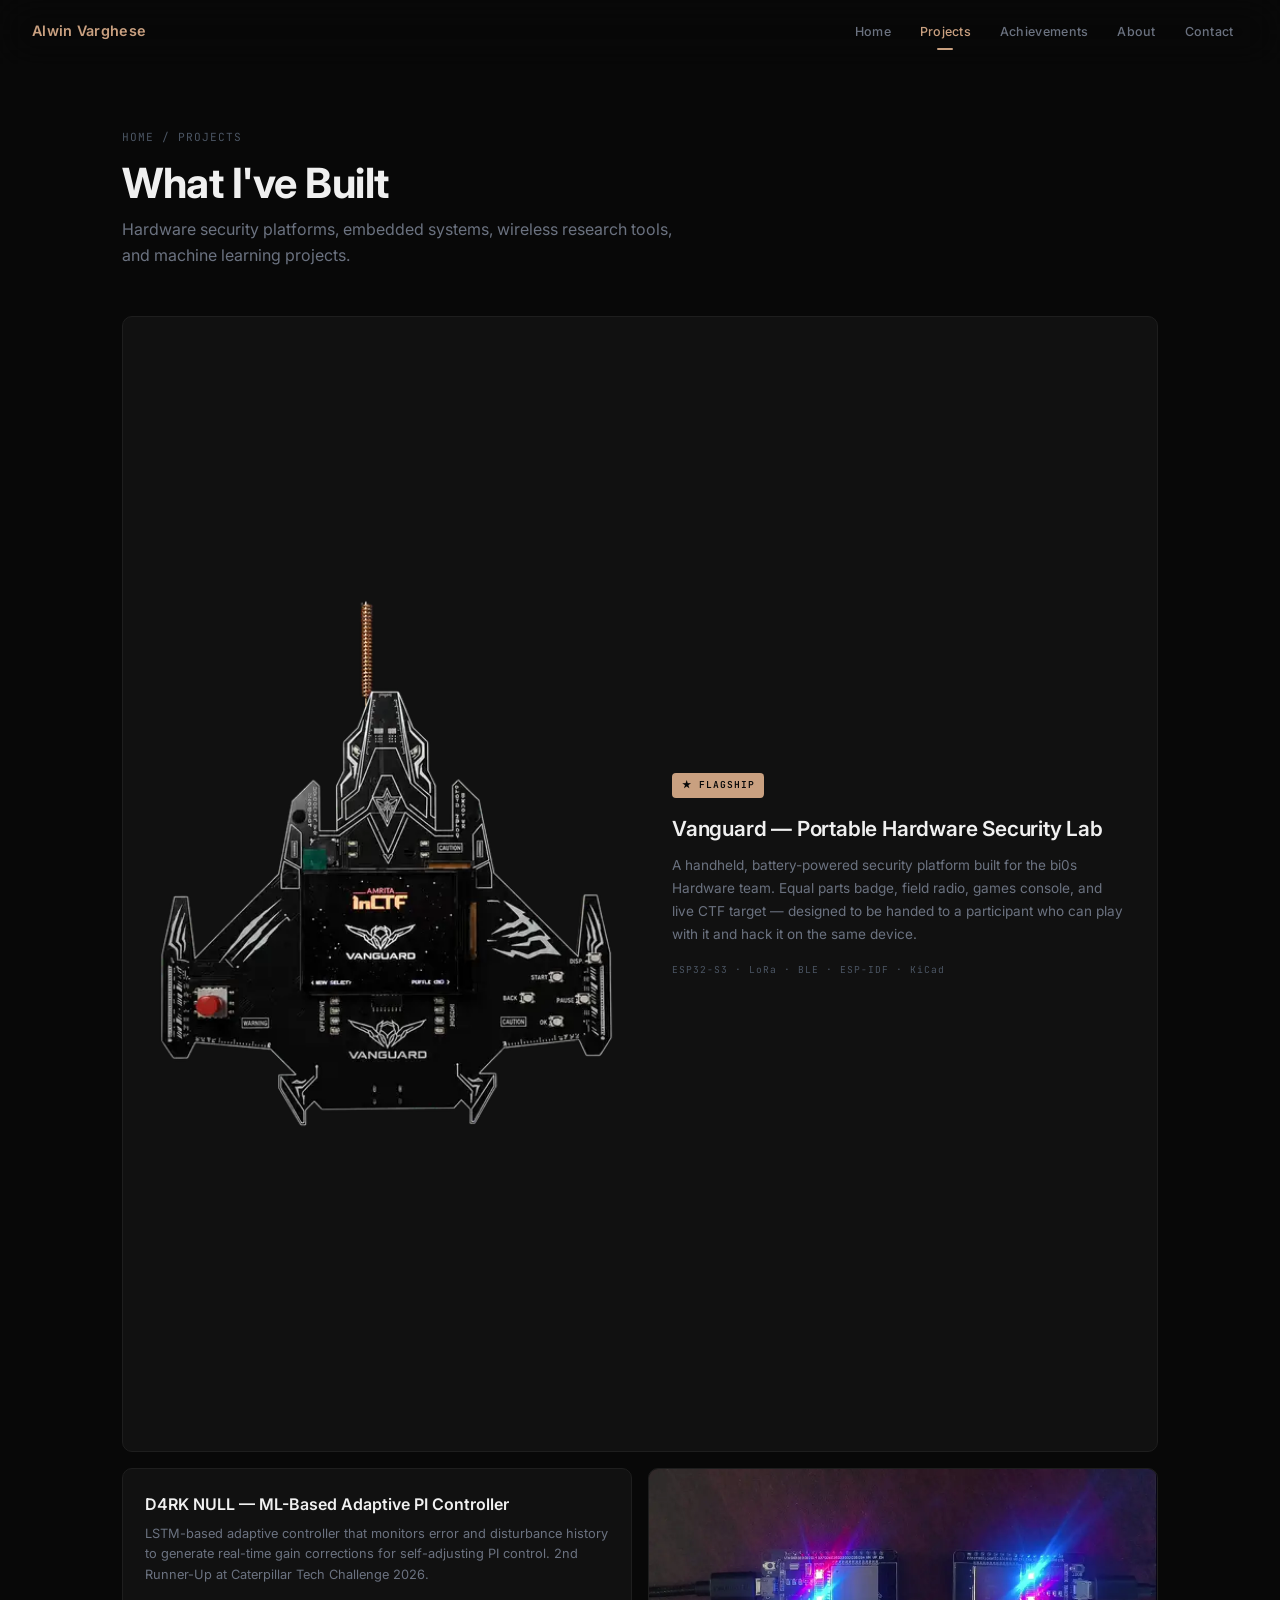
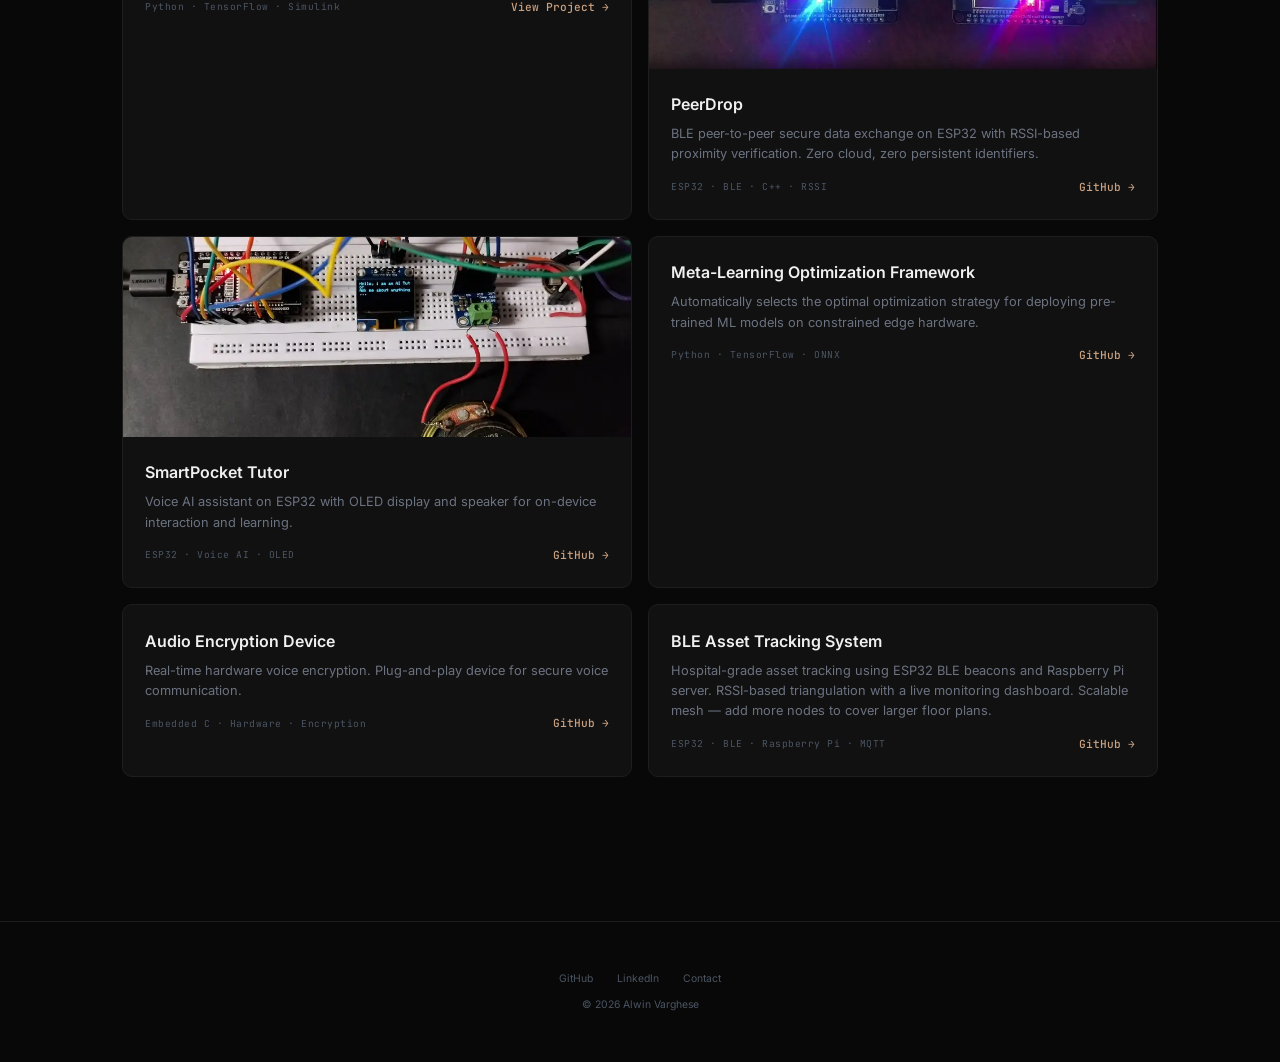
<file: projects.html>
<!DOCTYPE html>
<html lang="en">
<head>
<meta charset="UTF-8">
<meta name="viewport" content="width=device-width, initial-scale=1.0">
<title>Projects — Alwin Varghese</title>
<link rel="preconnect" href="https://fonts.googleapis.com">
<link href="https://fonts.googleapis.com/css2?family=Inter:wght@400;500;600;700;800&family=JetBrains+Mono:wght@400;500&display=swap" rel="stylesheet">
<link rel="stylesheet" href="css/style.css">
</head>
<body>

<!-- NAV -->
<nav id="navbar">
  <a href="index.html" class="logo">Alwin Varghese</a>
  <ul class="nav-links" id="navLinks">
    <li><a href="index.html">Home</a></li>
    <li><a href="projects.html" class="active">Projects</a></li>
    <li><a href="achievements.html">Achievements</a></li>
    <li><a href="about.html">About</a></li>
    <li><a href="contact.html">Contact</a></li>
  </ul>
  <button class="nav-toggle" id="navToggle" aria-label="Menu">
    <span></span><span></span><span></span>
  </button>
</nav>

<!-- HEADER -->
<div class="page-header">
  <div class="breadcrumb"><a href="index.html">Home</a> / Projects</div>
  <h1>What I've Built</h1>
  <p class="subtitle">Hardware security platforms, embedded systems, wireless research tools, and machine learning projects.</p>
</div>

<!-- PROJECTS -->
<section class="section" style="padding-top:0">
  <div class="container">
    <div class="project-grid">

      <!-- Vanguard — Featured -->
      <a href="projects/vanguard.html" class="featured-card" style="text-decoration:none;color:inherit">
        <div class="featured-img">
          <img src="img/vanguard_pcb_front.webp" alt="Vanguard PCB front">
        </div>
        <div class="featured-body">
          <span class="badge">★ Flagship</span>
          <h3>Vanguard — Portable Hardware Security Lab</h3>
          <p>A handheld, battery-powered security platform built for the bi0s Hardware team. Equal parts badge, field radio, games console, and live CTF target — designed to be handed to a participant who can play with it and hack it on the same device.</p>
          <div class="featured-tech">ESP32-S3 · LoRa · BLE · ESP-IDF · KiCad</div>
        </div>
      </a>

      <!-- D4RK NULL -->
      <a href="projects/d4rk-null.html" class="card project-card" style="text-decoration:none;color:inherit">
        <div class="card-body">
          <h3>D4RK NULL — ML-Based Adaptive PI Controller</h3>
          <p>LSTM-based adaptive controller that monitors error and disturbance history to generate real-time gain corrections for self-adjusting PI control. 2nd Runner-Up at Caterpillar Tech Challenge 2026.</p>
          <div class="card-footer">
            <span class="card-tech">Python · TensorFlow · Simulink</span>
            <span class="card-link">View Project →</span>
          </div>
        </div>
      </a>

      <!-- PeerDrop -->
      <a href="projects.html" class="card project-card" style="text-decoration:none;color:inherit">
        <img class="card-img" src="img/peerdrop.webp" alt="PeerDrop">
        <div class="card-body">
          <h3>PeerDrop</h3>
          <p>BLE peer-to-peer secure data exchange on ESP32 with RSSI-based proximity verification. Zero cloud, zero persistent identifiers.</p>
          <div class="card-footer">
            <span class="card-tech">ESP32 · BLE · C++ · RSSI</span>
            <span class="card-link">GitHub →</span>
          </div>
        </div>
      </a>

      <!-- SmartPocket -->
      <a href="projects.html" class="card project-card" style="text-decoration:none;color:inherit">
        <img class="card-img" src="img/smartpocket.webp" alt="SmartPocket Tutor">
        <div class="card-body">
          <h3>SmartPocket Tutor</h3>
          <p>Voice AI assistant on ESP32 with OLED display and speaker for on-device interaction and learning.</p>
          <div class="card-footer">
            <span class="card-tech">ESP32 · Voice AI · OLED</span>
            <span class="card-link">GitHub →</span>
          </div>
        </div>
      </a>

      <!-- Meta-Learning -->
      <a href="projects.html" class="card project-card" style="text-decoration:none;color:inherit">
        <div class="card-body">
          <h3>Meta-Learning Optimization Framework</h3>
          <p>Automatically selects the optimal optimization strategy for deploying pre-trained ML models on constrained edge hardware.</p>
          <div class="card-footer">
            <span class="card-tech">Python · TensorFlow · ONNX</span>
            <span class="card-link">GitHub →</span>
          </div>
        </div>
      </a>

      <!-- Audio Encryption -->
      <a href="projects.html" class="card project-card" style="text-decoration:none;color:inherit">
        <div class="card-body">
          <h3>Audio Encryption Device</h3>
          <p>Real-time hardware voice encryption. Plug-and-play device for secure voice communication.</p>
          <div class="card-footer">
            <span class="card-tech">Embedded C · Hardware · Encryption</span>
            <span class="card-link">GitHub →</span>
          </div>
        </div>
      </a>

      <!-- BLE Tracking -->
      <a href="projects.html" class="card project-card" style="text-decoration:none;color:inherit">
        <div class="card-body">
          <h3>BLE Asset Tracking System</h3>
          <p>Hospital-grade asset tracking using ESP32 BLE beacons and Raspberry Pi server. RSSI-based triangulation with a live monitoring dashboard. Scalable mesh — add more nodes to cover larger floor plans.</p>
          <div class="card-footer">
            <span class="card-tech">ESP32 · BLE · Raspberry Pi · MQTT</span>
            <span class="card-link">GitHub →</span>
          </div>
        </div>
      </a>

    </div>
  </div>
</section>

<!-- FOOTER -->
<footer>
  <div class="footer-links">
    <a href="https://github.com/Alwin111" target="_blank" rel="noopener">GitHub</a>
    <a href="https://linkedin.com/in/alwin-varghese-58a45a330" target="_blank" rel="noopener">LinkedIn</a>
    <a href="contact.html">Contact</a>
  </div>
  <p>© 2026 Alwin Varghese</p>
</footer>

<script>
const nav = document.getElementById('navbar');
window.addEventListener('scroll', () => nav.classList.toggle('scrolled', window.scrollY > 10));
document.getElementById('navToggle').addEventListener('click', () => document.getElementById('navLinks').classList.toggle('open'));
const observer = new IntersectionObserver(entries => {
  entries.forEach(e => { if (e.isIntersecting) e.target.classList.add('visible'); });
}, { threshold: 0.1 });
document.querySelectorAll('.fade-in').forEach(el => observer.observe(el));
</script>
</body>
</html>
</file>
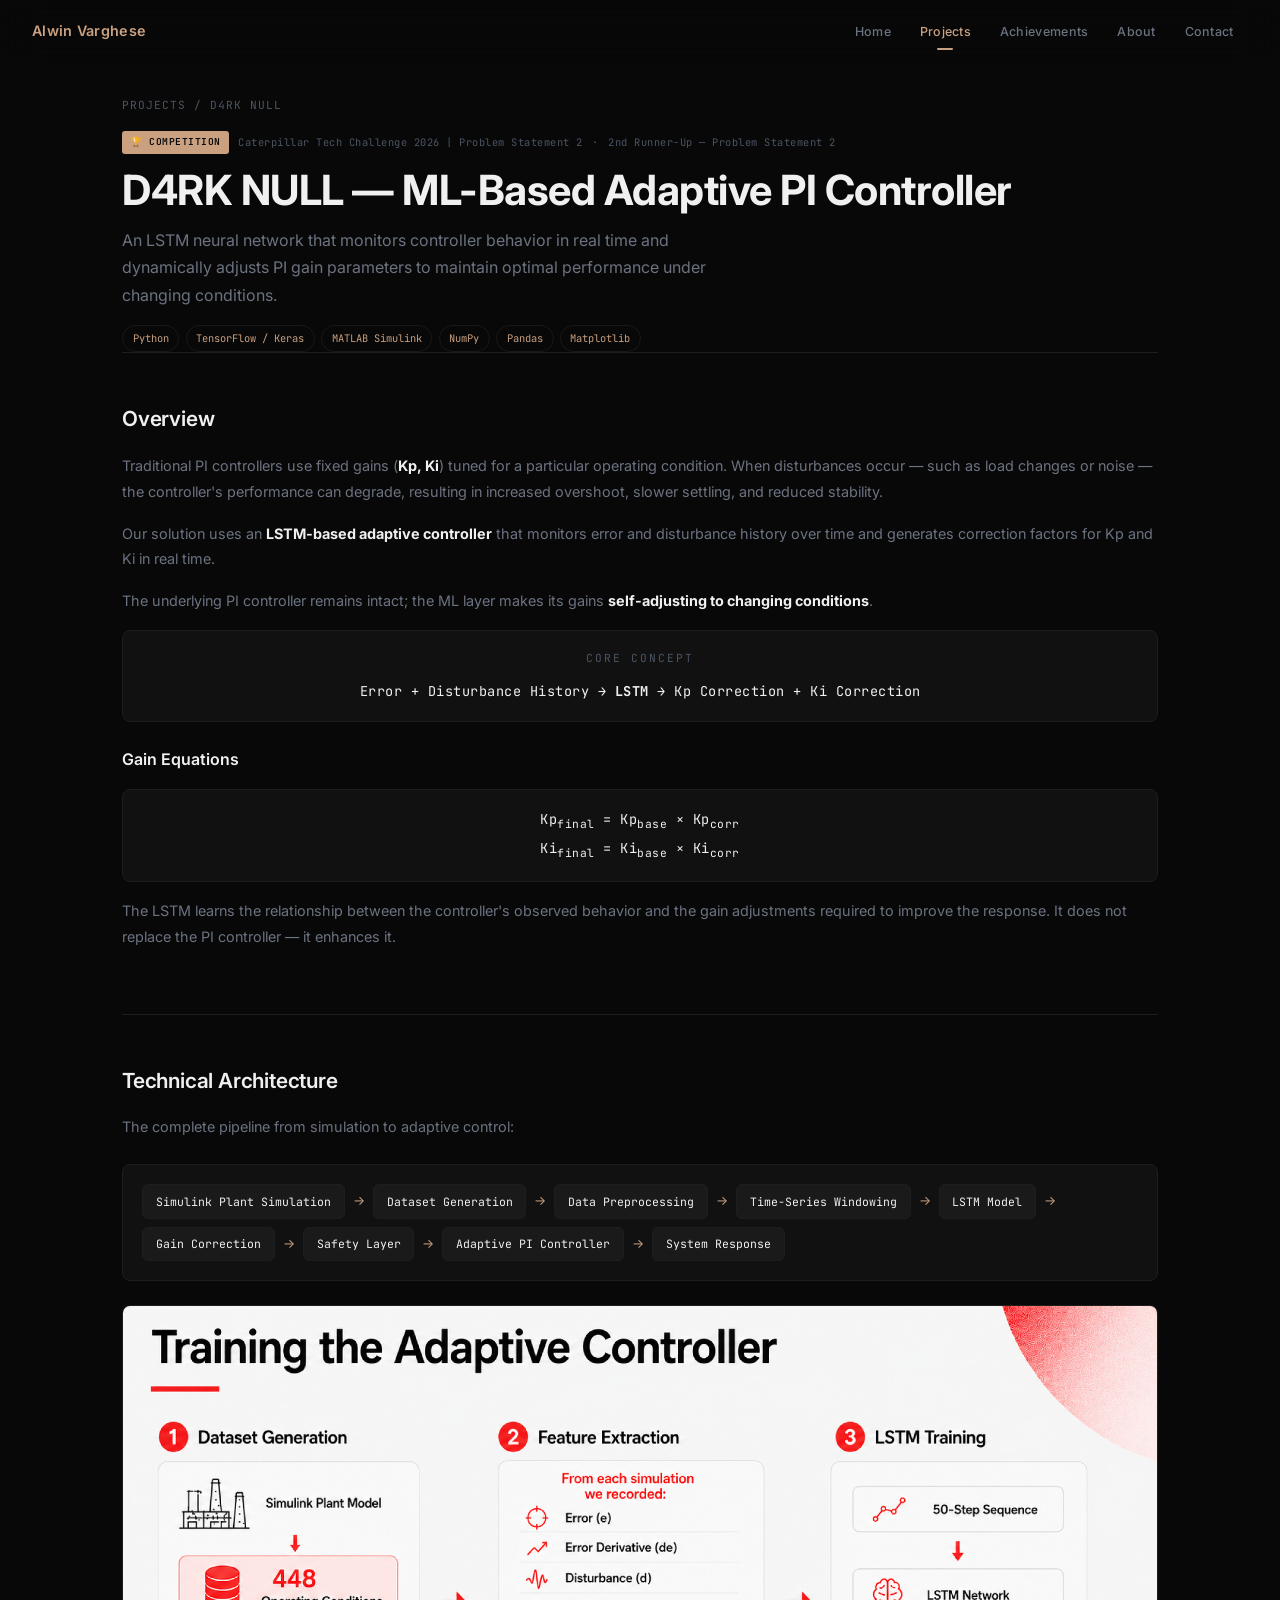
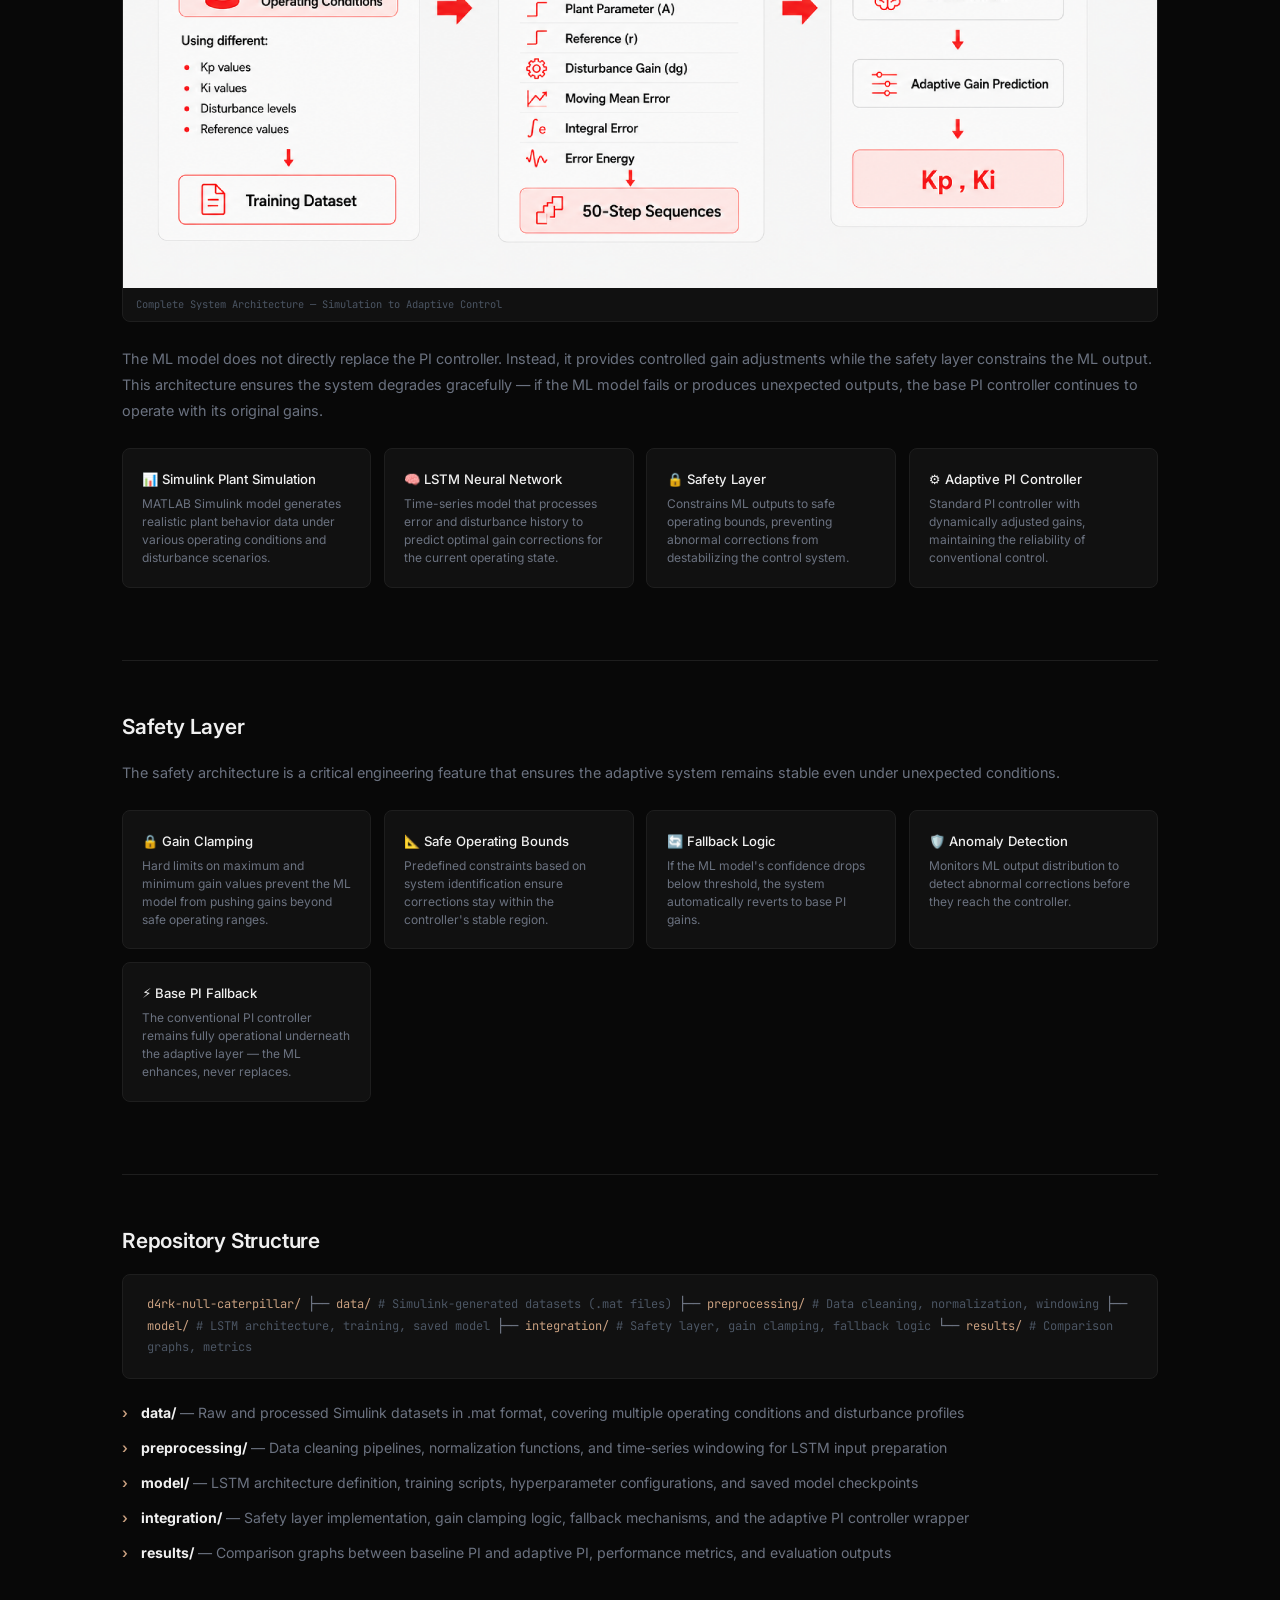
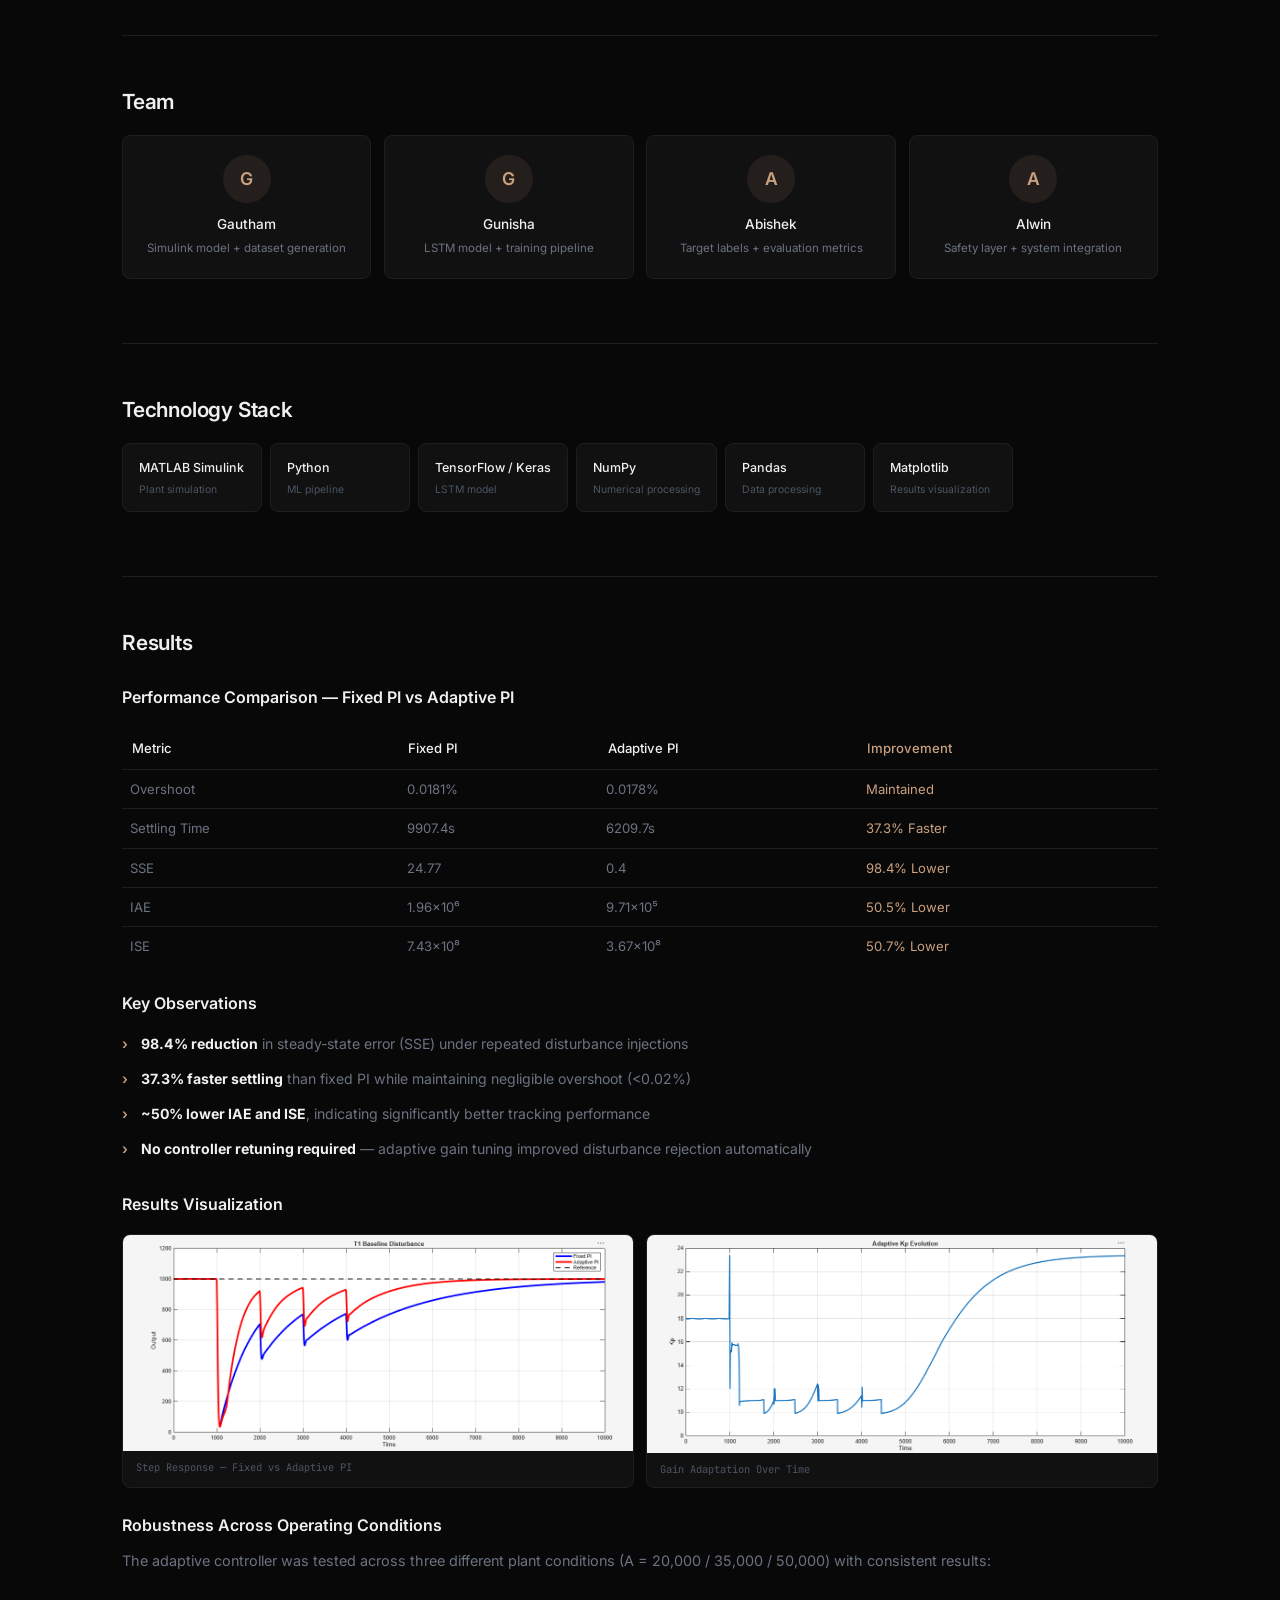
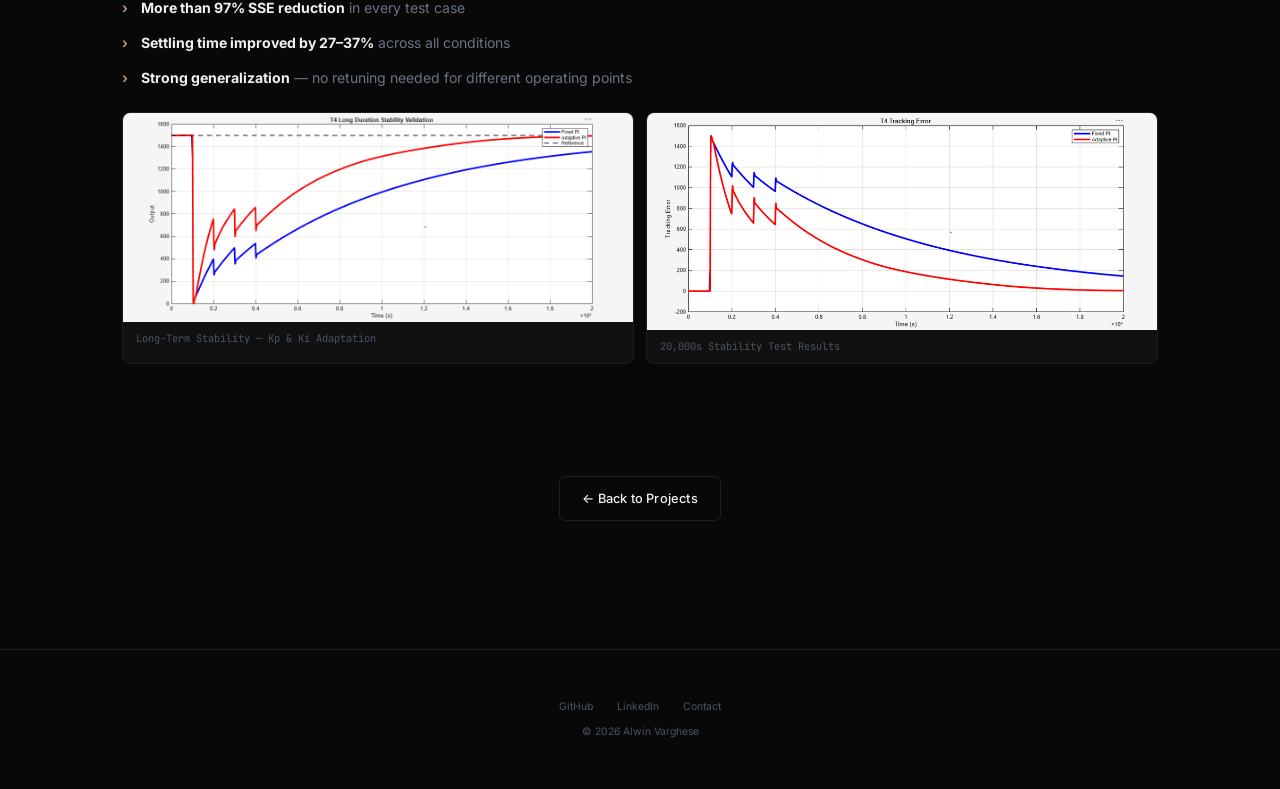
<file: projects/d4rk-null.html>
<!DOCTYPE html>
<html lang="en">
<head>
<meta charset="UTF-8">
<meta name="viewport" content="width=device-width, initial-scale=1.0">
<title>D4RK NULL — Alwin Varghese</title>
<link rel="preconnect" href="https://fonts.googleapis.com">
<link href="https://fonts.googleapis.com/css2?family=Inter:wght@400;500;600;700;800&family=JetBrains+Mono:wght@400;500&display=swap" rel="stylesheet">
<link rel="stylesheet" href="../css/style.css">
</head>
<body>

<!-- NAV -->
<nav id="navbar">
  <a href="../index.html" class="logo">Alwin Varghese</a>
  <ul class="nav-links" id="navLinks">
    <li><a href="../index.html">Home</a></li>
    <li><a href="../projects.html" class="active">Projects</a></li>
    <li><a href="../achievements.html">Achievements</a></li>
    <li><a href="../about.html">About</a></li>
    <li><a href="../contact.html">Contact</a></li>
  </ul>
  <button class="nav-toggle" id="navToggle" aria-label="Menu">
    <span></span><span></span><span></span>
  </button>
</nav>

<!-- PROJECT HERO -->
<div class="project-hero">
  <div class="project-hero-inner">
    <div class="breadcrumb" style="font-size:.7rem;font-family:var(--mono);color:var(--text-muted);letter-spacing:1px;text-transform:uppercase;margin-bottom:.5rem">
      <a href="../projects.html" style="color:var(--text-muted)">Projects</a> / D4RK NULL
    </div>

    <div class="project-meta">
      <span class="badge-sm">🏆 Competition</span>
      <span class="meta-text">Caterpillar Tech Challenge 2026 | Problem Statement 2</span>
      <span class="meta-text">·</span>
      <span class="meta-text">2nd Runner-Up — Problem Statement 2</span>
    </div>

    <h1 style="font-size:clamp(1.8rem,4vw,2.6rem);font-weight:700;color:var(--text-bright);margin-top:.8rem;letter-spacing:-.5px;line-height:1.15">
      D4RK NULL — ML-Based Adaptive PI Controller
    </h1>

    <p style="font-size:1rem;color:var(--text);margin-top:.8rem;max-width:600px;line-height:1.7">
      An LSTM neural network that monitors controller behavior in real time and dynamically adjusts PI gain parameters to maintain optimal performance under changing conditions.
    </p>

    <div style="display:flex;flex-wrap:wrap;gap:.4rem;margin-top:1rem">
      <span class="tag tag-accent">Python</span>
      <span class="tag tag-accent">TensorFlow / Keras</span>
      <span class="tag tag-accent">MATLAB Simulink</span>
      <span class="tag tag-accent">NumPy</span>
      <span class="tag tag-accent">Pandas</span>
      <span class="tag tag-accent">Matplotlib</span>
    </div>
  </div>
</div>

<div class="project-divider"><hr></div>

<!-- OVERVIEW -->
<div class="project-section">
  <h2>Overview</h2>
  <p>Traditional PI controllers use fixed gains (<strong style="color:var(--text-bright)">Kp, Ki</strong>) tuned for a particular operating condition. When disturbances occur — such as load changes or noise — the controller's performance can degrade, resulting in increased overshoot, slower settling, and reduced stability.</p>

  <p>Our solution uses an <strong style="color:var(--text-bright)">LSTM-based adaptive controller</strong> that monitors error and disturbance history over time and generates correction factors for Kp and Ki in real time.</p>

  <p>The underlying PI controller remains intact; the ML layer makes its gains <strong style="color:var(--text-bright)">self-adjusting to changing conditions</strong>.</p>

  <div class="equation">
    <div style="margin-bottom:.5rem;font-size:.7rem;color:var(--text-muted);letter-spacing:2px;text-transform:uppercase">Core Concept</div>
    Error + Disturbance History → <strong>LSTM</strong> → Kp Correction + Ki Correction
  </div>

  <h3>Gain Equations</h3>
  <div class="equation">
    Kp<sub>final</sub> = Kp<sub>base</sub> × Kp<sub>corr</sub><br>
    Ki<sub>final</sub> = Ki<sub>base</sub> × Ki<sub>corr</sub>
  </div>

  <p>The LSTM learns the relationship between the controller's observed behavior and the gain adjustments required to improve the response. It does not replace the PI controller — it enhances it.</p>
</div>

<div class="project-divider"><hr></div>

<!-- TECHNICAL ARCHITECTURE -->
<div class="project-section">
  <h2>Technical Architecture</h2>
  <p>The complete pipeline from simulation to adaptive control:</p>

  <div class="pipeline">
    <span class="pipeline-step">Simulink Plant Simulation</span>
    <span class="pipeline-arrow">→</span>
    <span class="pipeline-step">Dataset Generation</span>
    <span class="pipeline-arrow">→</span>
    <span class="pipeline-step">Data Preprocessing</span>
    <span class="pipeline-arrow">→</span>
    <span class="pipeline-step">Time-Series Windowing</span>
    <span class="pipeline-arrow">→</span>
    <span class="pipeline-step">LSTM Model</span>
    <span class="pipeline-arrow">→</span>
    <span class="pipeline-step">Gain Correction</span>
    <span class="pipeline-arrow">→</span>
    <span class="pipeline-step">Safety Layer</span>
    <span class="pipeline-arrow">→</span>
    <span class="pipeline-step">Adaptive PI Controller</span>
    <span class="pipeline-arrow">→</span>
    <span class="pipeline-step">System Response</span>
  </div>

  <div style="background:var(--surface);border:1px solid var(--border);border-radius:8px;overflow:hidden;margin:1.5rem 0">
    <img src="../img/d4rk-null/slide4.png" alt="System Architecture" style="width:100%;display:block">
    <div style="padding:.5rem .8rem;font-size:.65rem;color:var(--text-muted);font-family:var(--mono)">Complete System Architecture — Simulation to Adaptive Control</div>
  </div>

  <p>The ML model does not directly replace the PI controller. Instead, it provides controlled gain adjustments while the safety layer constrains the ML output. This architecture ensures the system degrades gracefully — if the ML model fails or produces unexpected outputs, the base PI controller continues to operate with its original gains.</p>

  <div class="feature-grid">
    <div class="feature-item">
      <h4>📊 Simulink Plant Simulation</h4>
      <p>MATLAB Simulink model generates realistic plant behavior data under various operating conditions and disturbance scenarios.</p>
    </div>
    <div class="feature-item">
      <h4>🧠 LSTM Neural Network</h4>
      <p>Time-series model that processes error and disturbance history to predict optimal gain corrections for the current operating state.</p>
    </div>
    <div class="feature-item">
      <h4>🔒 Safety Layer</h4>
      <p>Constrains ML outputs to safe operating bounds, preventing abnormal corrections from destabilizing the control system.</p>
    </div>
    <div class="feature-item">
      <h4>⚙️ Adaptive PI Controller</h4>
      <p>Standard PI controller with dynamically adjusted gains, maintaining the reliability of conventional control.</p>
    </div>
  </div>
</div>

<div class="project-divider"><hr></div>

<!-- SAFETY LAYER -->
<div class="project-section">
  <h2>Safety Layer</h2>
  <p>The safety architecture is a critical engineering feature that ensures the adaptive system remains stable even under unexpected conditions.</p>

  <div class="feature-grid">
    <div class="feature-item">
      <h4>🔒 Gain Clamping</h4>
      <p>Hard limits on maximum and minimum gain values prevent the ML model from pushing gains beyond safe operating ranges.</p>
    </div>
    <div class="feature-item">
      <h4>📐 Safe Operating Bounds</h4>
      <p>Predefined constraints based on system identification ensure corrections stay within the controller's stable region.</p>
    </div>
    <div class="feature-item">
      <h4>🔄 Fallback Logic</h4>
      <p>If the ML model's confidence drops below threshold, the system automatically reverts to base PI gains.</p>
    </div>
    <div class="feature-item">
      <h4>🛡️ Anomaly Detection</h4>
      <p>Monitors ML output distribution to detect abnormal corrections before they reach the controller.</p>
    </div>
    <div class="feature-item">
      <h4>⚡ Base PI Fallback</h4>
      <p>The conventional PI controller remains fully operational underneath the adaptive layer — the ML enhances, never replaces.</p>
    </div>
  </div>
</div>

<div class="project-divider"><hr></div>

<!-- REPOSITORY STRUCTURE -->
<div class="project-section">
  <h2>Repository Structure</h2>

  <div class="code-block">
<span class="dir">d4rk-null-caterpillar/</span>
├── <span class="dir">data/</span>             <span class="comment"># Simulink-generated datasets (.mat files)</span>
├── <span class="dir">preprocessing/</span>    <span class="comment"># Data cleaning, normalization, windowing</span>
├── <span class="dir">model/</span>            <span class="comment"># LSTM architecture, training, saved model</span>
├── <span class="dir">integration/</span>      <span class="comment"># Safety layer, gain clamping, fallback logic</span>
└── <span class="dir">results/</span>          <span class="comment"># Comparison graphs, metrics</span>
  </div>

  <ul>
    <li><strong style="color:var(--text-bright)">data/</strong> — Raw and processed Simulink datasets in .mat format, covering multiple operating conditions and disturbance profiles</li>
    <li><strong style="color:var(--text-bright)">preprocessing/</strong> — Data cleaning pipelines, normalization functions, and time-series windowing for LSTM input preparation</li>
    <li><strong style="color:var(--text-bright)">model/</strong> — LSTM architecture definition, training scripts, hyperparameter configurations, and saved model checkpoints</li>
    <li><strong style="color:var(--text-bright)">integration/</strong> — Safety layer implementation, gain clamping logic, fallback mechanisms, and the adaptive PI controller wrapper</li>
    <li><strong style="color:var(--text-bright)">results/</strong> — Comparison graphs between baseline PI and adaptive PI, performance metrics, and evaluation outputs</li>
  </ul>
</div>

<div class="project-divider"><hr></div>

<!-- TEAM -->
<div class="project-section">
  <h2>Team</h2>
  <div class="team-grid">
    <div class="team-card">
      <div class="team-avatar">G</div>
      <div class="team-name">Gautham</div>
      <div class="team-role">Simulink model + dataset generation</div>
    </div>
    <div class="team-card">
      <div class="team-avatar">G</div>
      <div class="team-name">Gunisha</div>
      <div class="team-role">LSTM model + training pipeline</div>
    </div>
    <div class="team-card">
      <div class="team-avatar">A</div>
      <div class="team-name">Abishek</div>
      <div class="team-role">Target labels + evaluation metrics</div>
    </div>
    <div class="team-card">
      <div class="team-avatar">A</div>
      <div class="team-name">Alwin</div>
      <div class="team-role">Safety layer + system integration</div>
    </div>
  </div>
</div>

<div class="project-divider"><hr></div>

<!-- TECHNOLOGY STACK -->
<div class="project-section">
  <h2>Technology Stack</h2>
  <div class="tech-stack">
    <div class="tech-item"><span class="tech-name">MATLAB Simulink</span><span class="tech-desc">Plant simulation</span></div>
    <div class="tech-item"><span class="tech-name">Python</span><span class="tech-desc">ML pipeline</span></div>
    <div class="tech-item"><span class="tech-name">TensorFlow / Keras</span><span class="tech-desc">LSTM model</span></div>
    <div class="tech-item"><span class="tech-name">NumPy</span><span class="tech-desc">Numerical processing</span></div>
    <div class="tech-item"><span class="tech-name">Pandas</span><span class="tech-desc">Data processing</span></div>
    <div class="tech-item"><span class="tech-name">Matplotlib</span><span class="tech-desc">Results visualization</span></div>
  </div>
</div>

<div class="project-divider"><hr></div>

<!-- RESULTS -->
<div class="project-section">
  <h2>Results</h2>

  <h3>Performance Comparison — Fixed PI vs Adaptive PI</h3>
  <div style="overflow-x:auto;margin:1rem 0">
    <table style="width:100%;border-collapse:collapse;font-size:.82rem">
      <thead>
        <tr style="border-bottom:1px solid var(--border)">
          <th style="text-align:left;padding:.6rem;color:var(--text-bright);font-weight:500">Metric</th>
          <th style="text-align:left;padding:.6rem;color:var(--text-bright);font-weight:500">Fixed PI</th>
          <th style="text-align:left;padding:.6rem;color:var(--text-bright);font-weight:500">Adaptive PI</th>
          <th style="text-align:left;padding:.6rem;color:var(--accent);font-weight:500">Improvement</th>
        </tr>
      </thead>
      <tbody>
        <tr style="border-bottom:1px solid var(--border)"><td style="padding:.5rem;color:var(--text)">Overshoot</td><td style="padding:.5rem;color:var(--text)">0.0181%</td><td style="padding:.5rem;color:var(--text)">0.0178%</td><td style="padding:.5rem;color:var(--accent)">Maintained</td></tr>
        <tr style="border-bottom:1px solid var(--border)"><td style="padding:.5rem;color:var(--text)">Settling Time</td><td style="padding:.5rem;color:var(--text)">9907.4s</td><td style="padding:.5rem;color:var(--text)">6209.7s</td><td style="padding:.5rem;color:var(--accent)">37.3% Faster</td></tr>
        <tr style="border-bottom:1px solid var(--border)"><td style="padding:.5rem;color:var(--text)">SSE</td><td style="padding:.5rem;color:var(--text)">24.77</td><td style="padding:.5rem;color:var(--text)">0.4</td><td style="padding:.5rem;color:var(--accent)">98.4% Lower</td></tr>
        <tr style="border-bottom:1px solid var(--border)"><td style="padding:.5rem;color:var(--text)">IAE</td><td style="padding:.5rem;color:var(--text)">1.96×10⁶</td><td style="padding:.5rem;color:var(--text)">9.71×10⁵</td><td style="padding:.5rem;color:var(--accent)">50.5% Lower</td></tr>
        <tr><td style="padding:.5rem;color:var(--text)">ISE</td><td style="padding:.5rem;color:var(--text)">7.43×10⁸</td><td style="padding:.5rem;color:var(--text)">3.67×10⁸</td><td style="padding:.5rem;color:var(--accent)">50.7% Lower</td></tr>
      </tbody>
    </table>
  </div>

  <h3>Key Observations</h3>
  <ul>
    <li><strong style="color:var(--text-bright)">98.4% reduction</strong> in steady-state error (SSE) under repeated disturbance injections</li>
    <li><strong style="color:var(--text-bright)">37.3% faster settling</strong> than fixed PI while maintaining negligible overshoot (&lt;0.02%)</li>
    <li><strong style="color:var(--text-bright)">~50% lower IAE and ISE</strong>, indicating significantly better tracking performance</li>
    <li><strong style="color:var(--text-bright)">No controller retuning required</strong> — adaptive gain tuning improved disturbance rejection automatically</li>
  </ul>

  <h3>Results Visualization</h3>
  <div style="display:grid;grid-template-columns:1fr 1fr;gap:.8rem;margin:1rem 0">
    <div style="background:var(--surface);border:1px solid var(--border);border-radius:8px;overflow:hidden">
      <img src="../img/d4rk-null/page8_img0.png" alt="Step Response Comparison" style="width:100%;display:block">
      <div style="padding:.5rem .8rem;font-size:.65rem;color:var(--text-muted);font-family:var(--mono)">Step Response — Fixed vs Adaptive PI</div>
    </div>
    <div style="background:var(--surface);border:1px solid var(--border);border-radius:8px;overflow:hidden">
      <img src="../img/d4rk-null/page9_img0.png" alt="Gain Adaptation" style="width:100%;display:block">
      <div style="padding:.5rem .8rem;font-size:.65rem;color:var(--text-muted);font-family:var(--mono)">Gain Adaptation Over Time</div>
    </div>
  </div>

  <h3>Robustness Across Operating Conditions</h3>
  <p>The adaptive controller was tested across three different plant conditions (A = 20,000 / 35,000 / 50,000) with consistent results:</p>
  <ul>
    <li><strong style="color:var(--text-bright)">More than 97% SSE reduction</strong> in every test case</li>
    <li><strong style="color:var(--text-bright)">Settling time improved by 27–37%</strong> across all conditions</li>
    <li><strong style="color:var(--text-bright)">Strong generalization</strong> — no retuning needed for different operating points</li>
  </ul>

  <div style="display:grid;grid-template-columns:1fr 1fr;gap:.8rem;margin:1rem 0">
    <div style="background:var(--surface);border:1px solid var(--border);border-radius:8px;overflow:hidden">
      <img src="../img/d4rk-null/page12_img0.png" alt="Long-term Stability" style="width:100%;display:block">
      <div style="padding:.5rem .8rem;font-size:.65rem;color:var(--text-muted);font-family:var(--mono)">Long-Term Stability — Kp & Ki Adaptation</div>
    </div>
    <div style="background:var(--surface);border:1px solid var(--border);border-radius:8px;overflow:hidden">
      <img src="../img/d4rk-null/page12_img1.png" alt="Performance Comparison" style="width:100%;display:block">
      <div style="padding:.5rem .8rem;font-size:.65rem;color:var(--text-muted);font-family:var(--mono)">20,000s Stability Test Results</div>
    </div>
  </div>
</div>

<!-- BACK TO PROJECTS -->
<div class="project-section" style="text-align:center;padding-bottom:4rem">
  <a href="../projects.html" class="btn btn-ghost">← Back to Projects</a>
</div>

<!-- FOOTER -->
<footer>
  <div class="footer-links">
    <a href="https://github.com/Alwin111" target="_blank" rel="noopener">GitHub</a>
    <a href="https://linkedin.com/in/alwin-varghese-58a45a330" target="_blank" rel="noopener">LinkedIn</a>
    <a href="../contact.html">Contact</a>
  </div>
  <p>© 2026 Alwin Varghese</p>
</footer>

<script>
const nav = document.getElementById('navbar');
window.addEventListener('scroll', () => nav.classList.toggle('scrolled', window.scrollY > 10));
document.getElementById('navToggle').addEventListener('click', () => document.getElementById('navLinks').classList.toggle('open'));
</script>
</body>
</html>
</file>
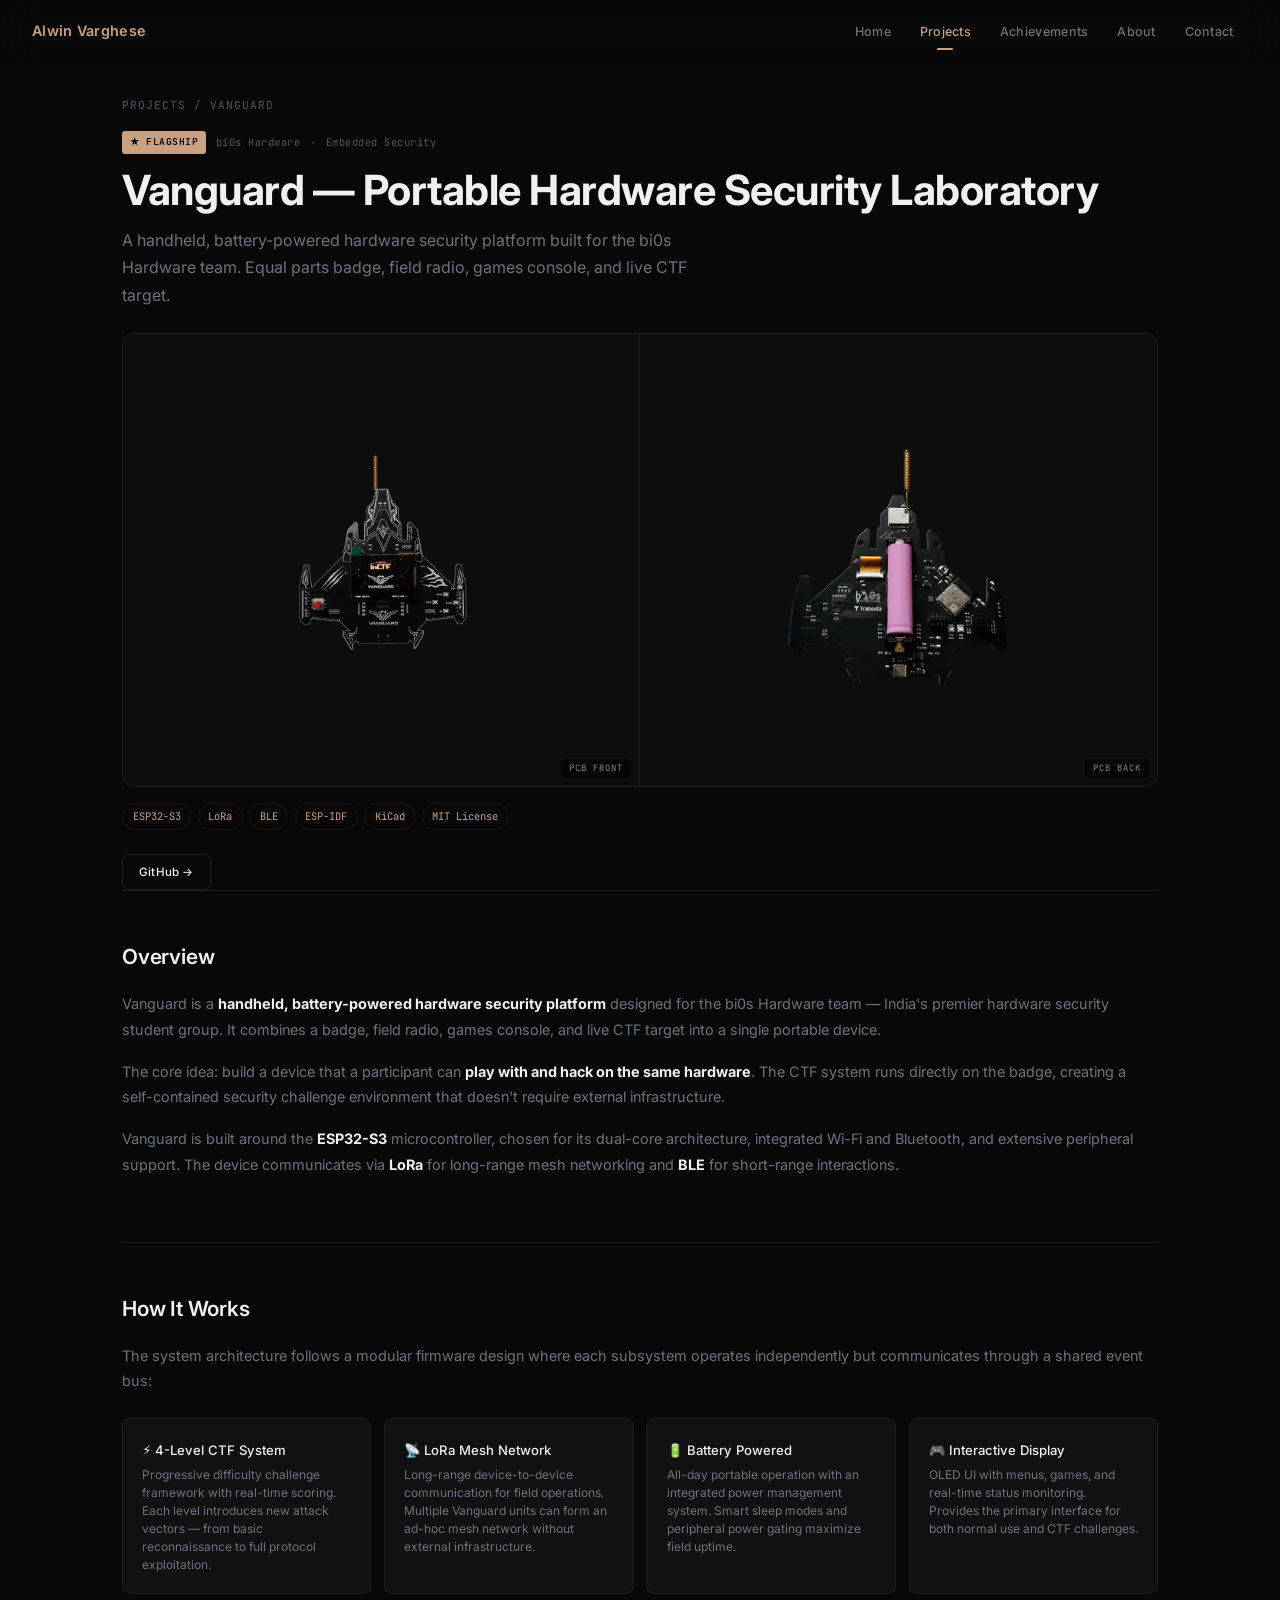
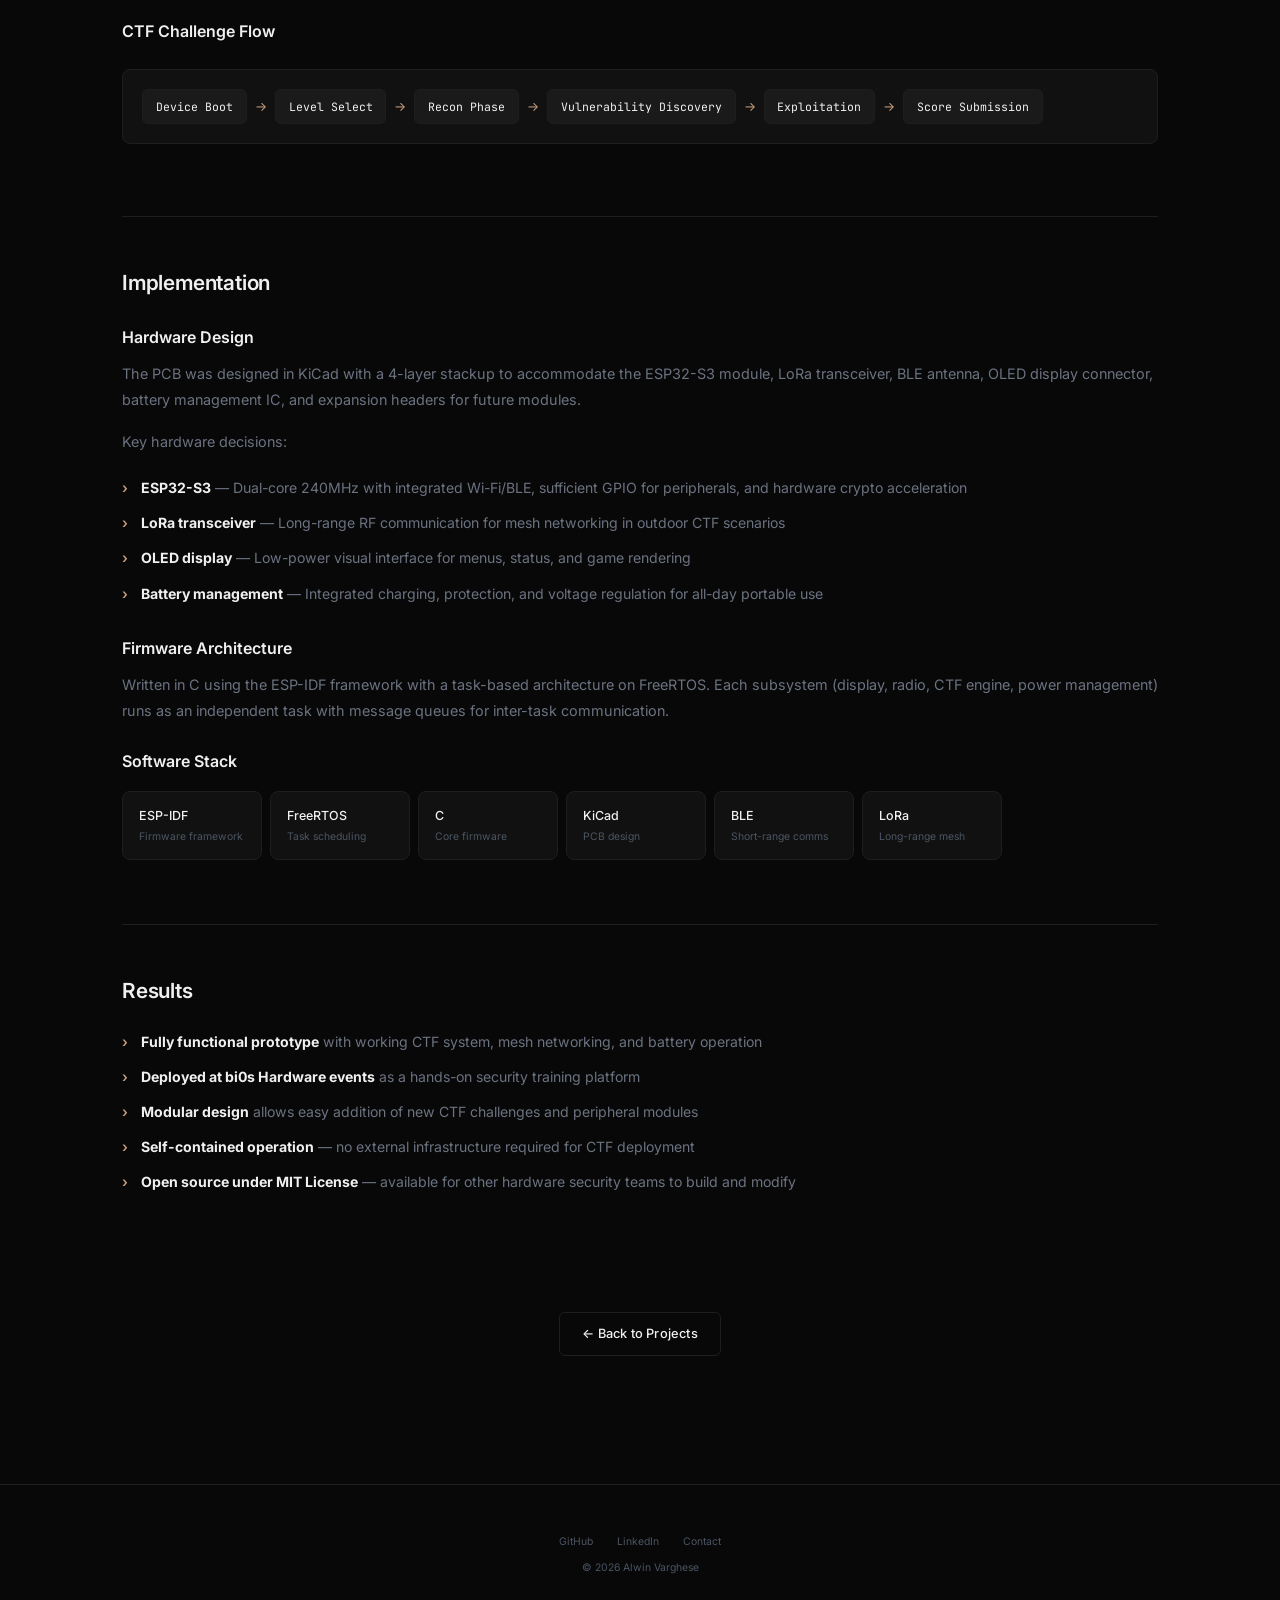
<file: projects/vanguard.html>
<!DOCTYPE html>
<html lang="en">
<head>
<meta charset="UTF-8">
<meta name="viewport" content="width=device-width, initial-scale=1.0">
<title>Vanguard — Alwin Varghese</title>
<link rel="preconnect" href="https://fonts.googleapis.com">
<link href="https://fonts.googleapis.com/css2?family=Inter:wght@400;500;600;700;800&family=JetBrains+Mono:wght@400;500&display=swap" rel="stylesheet">
<link rel="stylesheet" href="../css/style.css">
</head>
<body>

<!-- NAV -->
<nav id="navbar">
  <a href="../index.html" class="logo">Alwin Varghese</a>
  <ul class="nav-links" id="navLinks">
    <li><a href="../index.html">Home</a></li>
    <li><a href="../projects.html" class="active">Projects</a></li>
    <li><a href="../achievements.html">Achievements</a></li>
    <li><a href="../about.html">About</a></li>
    <li><a href="../contact.html">Contact</a></li>
  </ul>
  <button class="nav-toggle" id="navToggle" aria-label="Menu">
    <span></span><span></span><span></span>
  </button>
</nav>

<!-- PROJECT HERO -->
<div class="project-hero">
  <div class="project-hero-inner">
    <div class="breadcrumb" style="font-size:.7rem;font-family:var(--mono);color:var(--text-muted);letter-spacing:1px;text-transform:uppercase;margin-bottom:.5rem">
      <a href="../projects.html" style="color:var(--text-muted)">Projects</a> / Vanguard
    </div>

    <div class="project-meta">
      <span class="badge-sm">★ Flagship</span>
      <span class="meta-text">bi0s Hardware</span>
      <span class="meta-text">·</span>
      <span class="meta-text">Embedded Security</span>
    </div>

    <h1 style="font-size:clamp(1.8rem,4vw,2.6rem);font-weight:700;color:var(--text-bright);margin-top:.8rem;letter-spacing:-.5px;line-height:1.15">
      Vanguard — Portable Hardware Security Laboratory
    </h1>

    <p style="font-size:1rem;color:var(--text);margin-top:.8rem;max-width:600px;line-height:1.7">
      A handheld, battery-powered hardware security platform built for the bi0s Hardware team. Equal parts badge, field radio, games console, and live CTF target.
    </p>

    <!-- Full hero image — both PCBs side by side -->
    <div style="display:grid;grid-template-columns:1fr 1fr;margin-top:1.5rem;border-radius:12px;overflow:hidden;border:1px solid var(--border);background:#0d0d0d">
      <div style="position:relative;display:flex;align-items:center;justify-content:center;border-right:1px solid var(--border);padding:1rem">
        <img src="../img/vanguard_pcb_front.webp" alt="Vanguard PCB Front" style="width:100%;height:auto;object-fit:contain;display:block;max-height:420px">
        <span style="position:absolute;bottom:8px;right:8px;font-size:.55rem;font-family:var(--mono);color:rgba(255,255,255,.5);letter-spacing:1px;background:rgba(0,0,0,.5);padding:2px 8px;border-radius:3px">PCB FRONT</span>
      </div>
      <div style="position:relative;display:flex;align-items:center;justify-content:center;padding:1rem">
        <img src="../img/vanguard_pcb_back.webp" alt="Vanguard PCB Back" style="width:100%;height:auto;object-fit:contain;display:block;max-height:420px">
        <span style="position:absolute;bottom:8px;right:8px;font-size:.55rem;font-family:var(--mono);color:rgba(255,255,255,.5);letter-spacing:1px;background:rgba(0,0,0,.5);padding:2px 8px;border-radius:3px">PCB BACK</span>
      </div>
    </div>

    <!-- Tech tags -->
    <div style="display:flex;flex-wrap:wrap;gap:.4rem;margin-top:1rem">
      <span class="tag tag-accent">ESP32-S3</span>
      <span class="tag tag-accent">LoRa</span>
      <span class="tag tag-accent">BLE</span>
      <span class="tag tag-accent">ESP-IDF</span>
      <span class="tag tag-accent">KiCad</span>
      <span class="tag tag-accent">MIT License</span>
    </div>

    <!-- Links -->
    <div style="display:flex;gap:.8rem;margin-top:1.5rem">
      <a href="https://github.com/Alwin111" target="_blank" rel="noopener" class="btn btn-ghost btn-sm">GitHub →</a>
    </div>
  </div>
</div>

<div class="project-divider"><hr></div>

<!-- OVERVIEW -->
<div class="project-section">
  <h2>Overview</h2>
  <p>Vanguard is a <strong style="color:var(--text-bright)">handheld, battery-powered hardware security platform</strong> designed for the bi0s Hardware team — India's premier hardware security student group. It combines a badge, field radio, games console, and live CTF target into a single portable device.</p>
  <p>The core idea: build a device that a participant can <strong style="color:var(--text-bright)">play with and hack on the same hardware</strong>. The CTF system runs directly on the badge, creating a self-contained security challenge environment that doesn't require external infrastructure.</p>
  <p>Vanguard is built around the <strong style="color:var(--text-bright)">ESP32-S3</strong> microcontroller, chosen for its dual-core architecture, integrated Wi-Fi and Bluetooth, and extensive peripheral support. The device communicates via <strong style="color:var(--text-bright)">LoRa</strong> for long-range mesh networking and <strong style="color:var(--text-bright)">BLE</strong> for short-range interactions.</p>
</div>

<div class="project-divider"><hr></div>

<!-- HOW IT WORKS -->
<div class="project-section">
  <h2>How It Works</h2>
  <p>The system architecture follows a modular firmware design where each subsystem operates independently but communicates through a shared event bus:</p>

  <div class="feature-grid">
    <div class="feature-item">
      <h4>⚡ 4-Level CTF System</h4>
      <p>Progressive difficulty challenge framework with real-time scoring. Each level introduces new attack vectors — from basic reconnaissance to full protocol exploitation.</p>
    </div>
    <div class="feature-item">
      <h4>📡 LoRa Mesh Network</h4>
      <p>Long-range device-to-device communication for field operations. Multiple Vanguard units can form an ad-hoc mesh network without external infrastructure.</p>
    </div>
    <div class="feature-item">
      <h4>🔋 Battery Powered</h4>
      <p>All-day portable operation with an integrated power management system. Smart sleep modes and peripheral power gating maximize field uptime.</p>
    </div>
    <div class="feature-item">
      <h4>🎮 Interactive Display</h4>
      <p>OLED UI with menus, games, and real-time status monitoring. Provides the primary interface for both normal use and CTF challenges.</p>
    </div>
  </div>

  <h3>CTF Challenge Flow</h3>
  <div class="pipeline">
    <span class="pipeline-step">Device Boot</span>
    <span class="pipeline-arrow">→</span>
    <span class="pipeline-step">Level Select</span>
    <span class="pipeline-arrow">→</span>
    <span class="pipeline-step">Recon Phase</span>
    <span class="pipeline-arrow">→</span>
    <span class="pipeline-step">Vulnerability Discovery</span>
    <span class="pipeline-arrow">→</span>
    <span class="pipeline-step">Exploitation</span>
    <span class="pipeline-arrow">→</span>
    <span class="pipeline-step">Score Submission</span>
  </div>
</div>

<div class="project-divider"><hr></div>

<!-- IMPLEMENTATION -->
<div class="project-section">
  <h2>Implementation</h2>

  <h3>Hardware Design</h3>
  <p>The PCB was designed in KiCad with a 4-layer stackup to accommodate the ESP32-S3 module, LoRa transceiver, BLE antenna, OLED display connector, battery management IC, and expansion headers for future modules.</p>
  <p>Key hardware decisions:</p>
  <ul>
    <li><strong style="color:var(--text-bright)">ESP32-S3</strong> — Dual-core 240MHz with integrated Wi-Fi/BLE, sufficient GPIO for peripherals, and hardware crypto acceleration</li>
    <li><strong style="color:var(--text-bright)">LoRa transceiver</strong> — Long-range RF communication for mesh networking in outdoor CTF scenarios</li>
    <li><strong style="color:var(--text-bright)">OLED display</strong> — Low-power visual interface for menus, status, and game rendering</li>
    <li><strong style="color:var(--text-bright)">Battery management</strong> — Integrated charging, protection, and voltage regulation for all-day portable use</li>
  </ul>

  <h3>Firmware Architecture</h3>
  <p>Written in C using the ESP-IDF framework with a task-based architecture on FreeRTOS. Each subsystem (display, radio, CTF engine, power management) runs as an independent task with message queues for inter-task communication.</p>

  <h3>Software Stack</h3>
  <div class="tech-stack">
    <div class="tech-item"><span class="tech-name">ESP-IDF</span><span class="tech-desc">Firmware framework</span></div>
    <div class="tech-item"><span class="tech-name">FreeRTOS</span><span class="tech-desc">Task scheduling</span></div>
    <div class="tech-item"><span class="tech-name">C</span><span class="tech-desc">Core firmware</span></div>
    <div class="tech-item"><span class="tech-name">KiCad</span><span class="tech-desc">PCB design</span></div>
    <div class="tech-item"><span class="tech-name">BLE</span><span class="tech-desc">Short-range comms</span></div>
    <div class="tech-item"><span class="tech-name">LoRa</span><span class="tech-desc">Long-range mesh</span></div>
  </div>
</div>

<div class="project-divider"><hr></div>

<!-- RESULTS -->
<div class="project-section">
  <h2>Results</h2>
  <ul>
    <li><strong style="color:var(--text-bright)">Fully functional prototype</strong> with working CTF system, mesh networking, and battery operation</li>
    <li><strong style="color:var(--text-bright)">Deployed at bi0s Hardware events</strong> as a hands-on security training platform</li>
    <li><strong style="color:var(--text-bright)">Modular design</strong> allows easy addition of new CTF challenges and peripheral modules</li>
    <li><strong style="color:var(--text-bright)">Self-contained operation</strong> — no external infrastructure required for CTF deployment</li>
    <li><strong style="color:var(--text-bright)">Open source under MIT License</strong> — available for other hardware security teams to build and modify</li>
  </ul>
</div>

<!-- BACK TO PROJECTS -->
<div class="project-section" style="text-align:center;padding-bottom:4rem">
  <a href="../projects.html" class="btn btn-ghost">← Back to Projects</a>
</div>

<!-- FOOTER -->
<footer>
  <div class="footer-links">
    <a href="https://github.com/Alwin111" target="_blank" rel="noopener">GitHub</a>
    <a href="https://linkedin.com/in/alwin-varghese-58a45a330" target="_blank" rel="noopener">LinkedIn</a>
    <a href="../contact.html">Contact</a>
  </div>
  <p>© 2026 Alwin Varghese</p>
</footer>

<script>
const nav = document.getElementById('navbar');
window.addEventListener('scroll', () => nav.classList.toggle('scrolled', window.scrollY > 10));
document.getElementById('navToggle').addEventListener('click', () => document.getElementById('navLinks').classList.toggle('open'));
</script>
</body>
</html>
</file>
<file: css/style.css>
/* ============================================
   ALWIN VARGHESE — PORTFOLIO
   Shared Stylesheet
   ============================================ */

*,*::before,*::after{margin:0;padding:0;box-sizing:border-box}

:root{
  --bg:#080808;--surface:#111;--surface2:#1a1a1a;--surface3:#222;
  --border:#1e1e1e;--border-hover:#333;
  --text:#6b7280;--text-bright:#f0f0f0;--text-muted:#4b5563;
  --accent:#c9a080;--accent-dim:rgba(201,160,128,.10);--accent-hover:#d4b090;
  --green:#4ade80;--green-dim:rgba(74,222,128,.10);
  --font:'Inter',system-ui,-apple-system,sans-serif;
  --mono:'JetBrains Mono',monospace;
  --max:1100px;--max-narrow:720px;
  --nav-h:64px;
}

html{scroll-behavior:smooth;scroll-padding-top:80px}
body{background:var(--bg);color:var(--text);font-family:var(--font);font-size:15px;line-height:1.7;overflow-x:hidden;-webkit-font-smoothing:antialiased}
::selection{background:var(--accent);color:#080808}
img{max-width:100%;height:auto}
a{color:var(--accent);text-decoration:none;transition:color .2s}
a:hover{color:var(--accent-hover)}

/* ── NAVIGATION ──────────────────────────────── */
nav{
  position:fixed;top:0;left:0;right:0;z-index:100;
  height:var(--nav-h);
  display:flex;justify-content:space-between;align-items:center;
  padding:0 2rem;
  background:rgba(8,8,8,.88);backdrop-filter:blur(20px);-webkit-backdrop-filter:blur(20px);
  border-bottom:1px solid transparent;
  transition:border-color .3s,background .3s;
}
nav.scrolled{border-bottom-color:var(--border);background:rgba(8,8,8,.95)}

.logo{font-weight:600;color:var(--accent);font-size:.9rem;letter-spacing:.3px;text-decoration:none}
.logo:hover{color:var(--accent-hover)}

.nav-links{display:flex;gap:0;list-style:none;align-items:center}
.nav-links li{position:relative}
.nav-links a{
  display:block;padding:.5rem .9rem;
  font-size:.78rem;color:var(--text);text-decoration:none;
  transition:color .2s;letter-spacing:.3px;font-weight:500;
}
.nav-links a:hover,.nav-links a.active{color:var(--accent)}
.nav-links a.active::after{
  content:'';position:absolute;bottom:0;left:50%;transform:translateX(-50%);
  width:16px;height:2px;background:var(--accent);border-radius:1px;
}

/* Mobile nav */
.nav-toggle{display:none;background:none;border:none;cursor:pointer;padding:.5rem}
.nav-toggle span{display:block;width:18px;height:2px;background:var(--text);margin:4px 0;transition:all .3s}

/* ── PAGE HEADER (for inner pages) ──────────── */
.page-header{
  padding:calc(var(--nav-h) + 4rem) 2rem 3rem;
  max-width:var(--max);margin:0 auto;
}
.page-header .breadcrumb{
  font-size:.7rem;font-family:var(--mono);color:var(--text-muted);
  letter-spacing:1px;text-transform:uppercase;margin-bottom:.8rem;
}
.page-header .breadcrumb a{color:var(--text-muted)}
.page-header .breadcrumb a:hover{color:var(--accent)}
.page-header h1{
  font-size:clamp(1.8rem,4vw,2.6rem);font-weight:700;
  color:var(--text-bright);letter-spacing:-.5px;line-height:1.15;
}
.page-header .subtitle{
  font-size:1rem;color:var(--text);margin-top:.6rem;max-width:560px;line-height:1.6;
}

/* ── SECTION CONTAINER ───────────────────────── */
.container{padding:0 2rem;max-width:var(--max);margin:0 auto}
.container-narrow{padding:0 2rem;max-width:var(--max-narrow);margin:0 auto}
.section{padding:5rem 0}
.section-header{margin-bottom:2.5rem}
.section-label{
  font-size:.65rem;text-transform:uppercase;letter-spacing:4px;
  color:var(--accent);margin-bottom:.5rem;font-family:var(--mono);font-weight:500;
}
.section-title{
  font-size:1.5rem;font-weight:600;color:var(--text-bright);
  letter-spacing:-.3px;
}

/* ── BUTTONS ─────────────────────────────────── */
.btn{
  display:inline-flex;align-items:center;gap:.5rem;
  padding:.65rem 1.4rem;border-radius:6px;
  font-size:.8rem;font-weight:500;letter-spacing:.2px;
  transition:all .25s;cursor:pointer;border:none;
  font-family:var(--font);text-decoration:none;
}
.btn-primary{
  background:var(--accent);color:#080808;
}
.btn-primary:hover{background:var(--accent-hover);color:#080808;transform:translateY(-1px)}
.btn-ghost{
  background:transparent;color:var(--text-bright);
  border:1px solid var(--border);
}
.btn-ghost:hover{border-color:var(--accent);color:var(--accent)}
.btn-sm{padding:.45rem 1rem;font-size:.72rem}

/* ── CARDS ───────────────────────────────────── */
.card{
  background:var(--surface);border:1px solid var(--border);
  border-radius:10px;overflow:hidden;
  transition:border-color .3s,transform .25s;
}
.card:hover{border-color:rgba(201,160,128,.25);transform:translateY(-2px)}
.card-body{padding:1.4rem}
.card-img{width:100%;object-fit:cover;display:block}

/* ── TAGS ────────────────────────────────────── */
.tags{display:flex;flex-wrap:wrap;gap:.4rem}
.tag{
  font-size:.65rem;padding:.25rem .6rem;
  border:1px solid var(--border);border-radius:20px;
  color:var(--text);transition:all .2s;font-family:var(--mono);
}
.tag:hover{border-color:var(--accent);color:var(--accent)}
.tag-accent{
  border-color:var(--accent-dim);color:var(--accent);
}

/* ── HERO (Home page) ────────────────────────── */
.hero{
  min-height:calc(100vh - var(--nav-h));
  display:flex;align-items:center;
  padding:0 2rem;max-width:var(--max);margin:0 auto;
}
.hero-content{width:100%;padding-top:2rem}
.hero h1{
  font-size:clamp(2.8rem,7vw,4.5rem);font-weight:700;
  color:var(--text-bright);line-height:1.05;margin-bottom:1.2rem;
  letter-spacing:-1px;
}
.hero h1 .accent{color:var(--accent)}
.hero .tagline{
  font-size:1.05rem;color:var(--text);max-width:520px;
  line-height:1.7;margin-bottom:2rem;
}
.hero-buttons{display:flex;gap:.8rem;flex-wrap:wrap;margin-bottom:3rem}
.hero-stats{
  display:flex;gap:3rem;flex-wrap:wrap;
  padding-top:2rem;border-top:1px solid var(--border);
}
.stat-item{text-align:left}
.stat-val{
  font-size:1.5rem;font-weight:700;color:var(--text-bright);
  display:block;line-height:1.2;
}
.stat-label{
  font-size:.62rem;color:var(--text-muted);text-transform:uppercase;
  letter-spacing:2px;font-family:var(--mono);margin-top:.15rem;display:block;
}

/* ── PROJECT CARDS (listing) ─────────────────── */
.project-grid{display:grid;grid-template-columns:1fr 1fr;gap:1rem}
.project-card{position:relative;overflow:hidden}
.project-card .card-img{height:200px;transition:transform .4s}
.project-card:hover .card-img{transform:scale(1.03)}
.project-card .card-body h3{
  font-size:1rem;color:var(--text-bright);font-weight:600;margin-bottom:.35rem;
}
.project-card .card-body p{
  font-size:.8rem;color:var(--text);line-height:1.6;margin-bottom:.8rem;
}
.project-card .card-footer{
  display:flex;justify-content:space-between;align-items:center;
}
.project-card .card-tech{
  font-size:.6rem;font-family:var(--mono);color:var(--text-muted);letter-spacing:.5px;
}
.project-card .card-link{
  font-size:.7rem;color:var(--accent);font-family:var(--mono);font-weight:500;
}

/* Featured project card (full width) */
.featured-card{
  grid-column:1/-1;
  display:grid;grid-template-columns:1fr 1fr;
  background:var(--surface);border:1px solid var(--border);border-radius:10px;
  overflow:hidden;transition:border-color .3s;
}
.featured-card:hover{border-color:rgba(201,160,128,.25)}
.featured-card .featured-img{
  position:relative;overflow:hidden;
}
.featured-card .featured-img img{
  width:100%;height:100%;object-fit:cover;display:block;
  transition:transform .4s;
}
.featured-card:hover .featured-img img{transform:scale(1.02)}
.featured-card .featured-body{padding:2rem;display:flex;flex-direction:column;justify-content:center}
.featured-card .badge{
  display:inline-flex;align-items:center;gap:.4rem;
  font-size:.6rem;font-family:var(--mono);padding:.25rem .6rem;
  background:var(--accent);color:#080808;border-radius:4px;
  font-weight:600;letter-spacing:1px;text-transform:uppercase;
  width:fit-content;margin-bottom:.8rem;
}
.featured-card .featured-body h3{
  font-size:1.3rem;font-weight:600;color:var(--text-bright);margin-bottom:.5rem;
  letter-spacing:-.2px;
}
.featured-card .featured-body>p{
  font-size:.85rem;color:var(--text);line-height:1.7;margin-bottom:1rem;
}
.featured-card .featured-tech{
  font-size:.6rem;font-family:var(--mono);color:var(--text-muted);letter-spacing:1px;
  margin-bottom:1rem;
}

/* ── PROJECT DETAIL PAGE ─────────────────────── */
.project-hero{
  padding:calc(var(--nav-h) + 2rem) 0 0;
}
.project-hero-inner{
  max-width:var(--max);margin:0 auto;padding:0 2rem;
}
.project-hero-img{
  width:100%;border-radius:12px;overflow:hidden;margin-top:1.5rem;
  border:1px solid var(--border);
}
.project-hero-img img{width:100%;display:block}
.project-meta{
  display:flex;flex-wrap:wrap;gap:.6rem;align-items:center;margin-top:1rem;
}
.project-meta .badge-sm{
  font-size:.6rem;font-family:var(--mono);padding:.2rem .5rem;
  background:var(--accent);color:#080808;border-radius:3px;
  font-weight:600;letter-spacing:.5px;text-transform:uppercase;
}
.project-meta .meta-text{
  font-size:.65rem;font-family:var(--mono);color:var(--text-muted);letter-spacing:.5px;
}

.project-section{
  max-width:var(--max);margin:0 auto;padding:3rem 2rem;
}
.project-section h2{
  font-size:1.3rem;font-weight:600;color:var(--text-bright);
  margin-bottom:1rem;letter-spacing:-.2px;
}
.project-section h3{
  font-size:1rem;font-weight:600;color:var(--text-bright);
  margin-bottom:.6rem;margin-top:1.5rem;
}
.project-section p{
  font-size:.9rem;color:var(--text);line-height:1.8;margin-bottom:1rem;
}
.project-section ul{
  list-style:none;margin-bottom:1rem;
}
.project-section ul li{
  font-size:.88rem;color:var(--text);padding:.35rem 0;
  padding-left:1.2rem;position:relative;line-height:1.7;
}
.project-section ul li::before{
  content:'›';position:absolute;left:0;color:var(--accent);font-weight:600;
}
.project-divider{
  max-width:var(--max);margin:0 auto;padding:0 2rem;
}
.project-divider hr{
  border:none;border-top:1px solid var(--border);
}

/* Feature grid for project detail */
.feature-grid{display:grid;grid-template-columns:repeat(auto-fit,minmax(220px,1fr));gap:.8rem;margin:1.5rem 0}
.feature-item{
  background:var(--surface);border:1px solid var(--border);border-radius:8px;
  padding:1.2rem;transition:border-color .2s;
}
.feature-item:hover{border-color:rgba(201,160,128,.2)}
.feature-item h4{font-size:.82rem;color:var(--text-bright);font-weight:500;margin-bottom:.3rem}
.feature-item p{font-size:.75rem;color:var(--text);line-height:1.5;margin:0}

/* Tech stack display */
.tech-stack{display:flex;flex-wrap:wrap;gap:.5rem;margin:1rem 0}
.tech-item{
  display:flex;flex-direction:column;
  background:var(--surface);border:1px solid var(--border);border-radius:8px;
  padding:.8rem 1rem;min-width:140px;transition:border-color .2s;
}
.tech-item:hover{border-color:rgba(201,160,128,.2)}
.tech-item .tech-name{font-size:.78rem;color:var(--text-bright);font-weight:500}
.tech-item .tech-desc{font-size:.65rem;color:var(--text-muted);margin-top:.15rem}

/* Code block */
.code-block{
  background:var(--surface);border:1px solid var(--border);border-radius:8px;
  padding:1.2rem 1.5rem;margin:1rem 0;overflow-x:auto;
  font-family:var(--mono);font-size:.75rem;line-height:1.8;color:var(--text);
}
.code-block .comment{color:var(--text-muted)}
.code-block .dir{color:var(--accent)}

/* Team cards */
.team-grid{display:grid;grid-template-columns:repeat(auto-fit,minmax(200px,1fr));gap:.8rem;margin:1rem 0}
.team-card{
  background:var(--surface);border:1px solid var(--border);border-radius:8px;
  padding:1.2rem;text-align:center;transition:border-color .2s;
}
.team-card:hover{border-color:rgba(201,160,128,.2)}
.team-card .team-avatar{
  width:48px;height:48px;border-radius:50%;
  background:var(--accent-dim);display:flex;align-items:center;justify-content:center;
  margin:0 auto .6rem;font-size:1.1rem;font-weight:600;color:var(--accent);
}
.team-card .team-name{font-size:.85rem;color:var(--text-bright);font-weight:500}
.team-card .team-role{font-size:.72rem;color:var(--text);margin-top:.2rem}

/* Pipeline/flow display */
.pipeline{
  display:flex;flex-wrap:wrap;align-items:center;gap:.5rem;
  margin:1.5rem 0;padding:1.2rem;
  background:var(--surface);border:1px solid var(--border);border-radius:8px;
}
.pipeline-step{
  font-size:.72rem;font-family:var(--mono);color:var(--text-bright);
  background:var(--surface2);border:1px solid var(--border);border-radius:6px;
  padding:.4rem .8rem;white-space:nowrap;
}
.pipeline-arrow{color:var(--accent);font-size:.8rem}

/* Equation display */
.equation{
  background:var(--surface);border:1px solid var(--border);border-radius:8px;
  padding:1rem 1.5rem;margin:1rem 0;text-align:center;
  font-family:var(--mono);font-size:.85rem;color:var(--text-bright);
  letter-spacing:.5px;line-height:2;
}

/* ── ACHIEVEMENT CARDS ───────────────────────── */
.achievement-grid{display:grid;grid-template-columns:1fr;gap:1rem}
.achievement-card{
  background:var(--surface);border:1px solid var(--border);border-radius:10px;
  padding:2rem;display:flex;gap:1.5rem;align-items:flex-start;
  transition:border-color .3s;
}
.achievement-card:hover{border-color:rgba(201,160,128,.25)}
.achievement-card.featured-achievement{
  border-color:var(--accent-dim);
  background:linear-gradient(135deg,var(--surface) 0%,rgba(201,160,128,.03) 100%);
}
.achievement-icon{
  font-size:2.5rem;flex-shrink:0;
}
.achievement-body h3{font-size:1.1rem;color:var(--text-bright);font-weight:600;margin-bottom:.3rem}
.achievement-body .achievement-subtitle{font-size:.85rem;color:var(--accent);margin-bottom:.5rem}
.achievement-body p{font-size:.82rem;color:var(--text);line-height:1.6}
.achievement-body .achievement-date{
  font-size:.65rem;font-family:var(--mono);color:var(--text-muted);
  letter-spacing:.5px;margin-top:.5rem;
}

/* ── SKILL CATEGORIES ────────────────────────── */
.skills-grid{display:grid;grid-template-columns:repeat(auto-fill,minmax(240px,1fr));gap:.8rem}
.skill-card{
  background:var(--surface);border:1px solid var(--border);border-radius:8px;
  padding:1.3rem;transition:border-color .2s;
}
.skill-card:hover{border-color:rgba(201,160,128,.2)}
.skill-card h3{font-size:.85rem;color:var(--text-bright);font-weight:500;margin-bottom:.3rem}
.skill-card p{font-size:.72rem;color:var(--text);margin-bottom:.6rem;line-height:1.5}

/* ── EXPERIENCE TIMELINE ─────────────────────── */
.timeline{position:relative;padding-left:2rem}
.timeline::before{
  content:'';position:absolute;left:4px;top:8px;bottom:8px;
  width:1px;background:var(--border);
}
.tl-item{position:relative;padding-bottom:2rem}
.tl-item:last-child{padding-bottom:0}
.tl-item::before{
  content:'';position:absolute;left:-2rem;top:8px;
  width:9px;height:9px;border-radius:50%;
  background:var(--accent);border:2px solid var(--bg);
}
.tl-date{font-size:.65rem;color:var(--accent);font-family:var(--mono);margin-bottom:.2rem;font-weight:500}
.tl-title{font-size:.92rem;color:var(--text-bright);font-weight:500}
.tl-org{font-size:.82rem;color:var(--text);margin-bottom:.3rem}
.tl-desc{font-size:.78rem;color:var(--text);line-height:1.6}

/* ── CONTACT ─────────────────────────────────── */
.contact-grid{display:grid;grid-template-columns:1fr 1fr;gap:2rem;align-items:start}
.contact-info h2{
  font-size:1.5rem;font-weight:600;color:var(--text-bright);margin-bottom:.6rem;
}
.contact-info>p{font-size:.9rem;color:var(--text);line-height:1.7;margin-bottom:1.5rem}
.contact-links{display:flex;flex-direction:column;gap:.6rem}
.contact-link{
  display:flex;align-items:center;gap:.8rem;
  padding:.8rem 1rem;background:var(--surface);
  border:1px solid var(--border);border-radius:8px;
  transition:all .2s;text-decoration:none;
}
.contact-link:hover{border-color:var(--accent);transform:translateY(-1px)}
.contact-link .link-icon{font-size:1.2rem}
.contact-link .link-text{font-size:.82rem;color:var(--text-bright);font-weight:500}
.contact-link .link-detail{font-size:.7rem;color:var(--text-muted)}

.contact-form{display:flex;flex-direction:column;gap:1rem}
.form-group{display:flex;flex-direction:column;gap:.3rem}
.form-group label{font-size:.72rem;color:var(--text-muted);font-family:var(--mono);letter-spacing:.5px;text-transform:uppercase}
.form-group input,.form-group textarea{
  background:var(--surface);border:1px solid var(--border);border-radius:6px;
  padding:.7rem 1rem;color:var(--text-bright);font-family:var(--font);
  font-size:.85rem;transition:border-color .2s;outline:none;
}
.form-group input:focus,.form-group textarea:focus{border-color:var(--accent)}
.form-group textarea{resize:vertical;min-height:120px}

/* ── FOOTER ──────────────────────────────────── */
footer{
  text-align:center;padding:3rem 2rem;
  font-size:.65rem;color:var(--text-muted);
  border-top:1px solid var(--border);margin-top:4rem;
}
footer .footer-links{display:flex;justify-content:center;gap:1.5rem;margin-bottom:.5rem}
footer .footer-links a{color:var(--text-muted);transition:color .2s}
footer .footer-links a:hover{color:var(--accent)}

/* ── ABOUT PAGE SPECIFIC ─────────────────────── */
.about-intro{
  display:grid;grid-template-columns:1fr 1fr;gap:3rem;align-items:start;
}
.about-text p{font-size:.9rem;color:var(--text);line-height:1.8;margin-bottom:.8rem}
.about-text strong{color:var(--text-bright);font-weight:500}

.interest-cards{display:grid;grid-template-columns:1fr 1fr;gap:.8rem}
.interest-card{
  background:var(--surface);border:1px solid var(--border);border-radius:8px;
  padding:1.2rem;transition:border-color .2s;
}
.interest-card:hover{border-color:rgba(201,160,128,.2)}
.interest-card h4{font-size:.82rem;color:var(--text-bright);font-weight:500;margin-bottom:.3rem}
.interest-card p{font-size:.72rem;color:var(--text);line-height:1.5;margin:0}

/* ── ANIMATIONS ──────────────────────────────── */
.fade-in{opacity:0;transform:translateY(20px);transition:opacity .6s ease,transform .6s ease}
.fade-in.visible{opacity:1;transform:none}
.fade-in.d1{transition-delay:.1s}
.fade-in.d2{transition-delay:.2s}
.fade-in.d3{transition-delay:.3s}

@keyframes fadeInUp{
  from{opacity:0;transform:translateY(24px)}
  to{opacity:1;transform:none}
}
.animate-in{animation:fadeInUp .7s ease forwards;opacity:0}
.animate-in.d1{animation-delay:.1s}
.animate-in.d2{animation-delay:.2s}
.animate-in.d3{animation-delay:.3s}
.animate-in.d4{animation-delay:.4s}

/* ── RESPONSIVE ──────────────────────────────── */
@media(max-width:768px){
  nav{padding:0 1.2rem}
  .nav-links{
    display:none;position:fixed;top:var(--nav-h);left:0;right:0;
    background:rgba(8,8,8,.98);backdrop-filter:blur(20px);
    flex-direction:column;padding:1rem 1.2rem;gap:0;
    border-bottom:1px solid var(--border);
  }
  .nav-links.open{display:flex}
  .nav-links a{padding:.7rem 0;font-size:.85rem}
  .nav-toggle{display:block}

  .hero{min-height:auto;padding:4rem 1.2rem 3rem}
  .hero h1{font-size:2.2rem}
  .hero-stats{gap:1.5rem}
  .container,.container-narrow{padding:0 1.2rem}
  .section{padding:3rem 0}

  .project-grid{grid-template-columns:1fr}
  .featured-card{grid-template-columns:1fr}
  .featured-card .featured-img{height:200px}

  .contact-grid{grid-template-columns:1fr}
  .about-intro{grid-template-columns:1fr}
  .interest-cards{grid-template-columns:1fr}
  .skills-grid{grid-template-columns:1fr}
  .team-grid{grid-template-columns:1fr 1fr}
  .feature-grid{grid-template-columns:1fr}
  .achievement-card{flex-direction:column}

  .pipeline{flex-direction:column;align-items:stretch}
  .pipeline-arrow{transform:rotate(90deg);text-align:center}

  .project-hero-inner{padding:0 1.2rem}
  .project-section{padding:2rem 1.2rem}
  .project-divider{padding:0 1.2rem}

  .page-header{padding:calc(var(--nav-h) + 2.5rem) 1.2rem 2rem}
}

@media(max-width:480px){
  .hero h1{font-size:1.8rem}
  .hero-buttons{flex-direction:column}
  .hero-buttons .btn{width:100%;justify-content:center}
  .team-grid{grid-template-columns:1fr}
}
</file>
